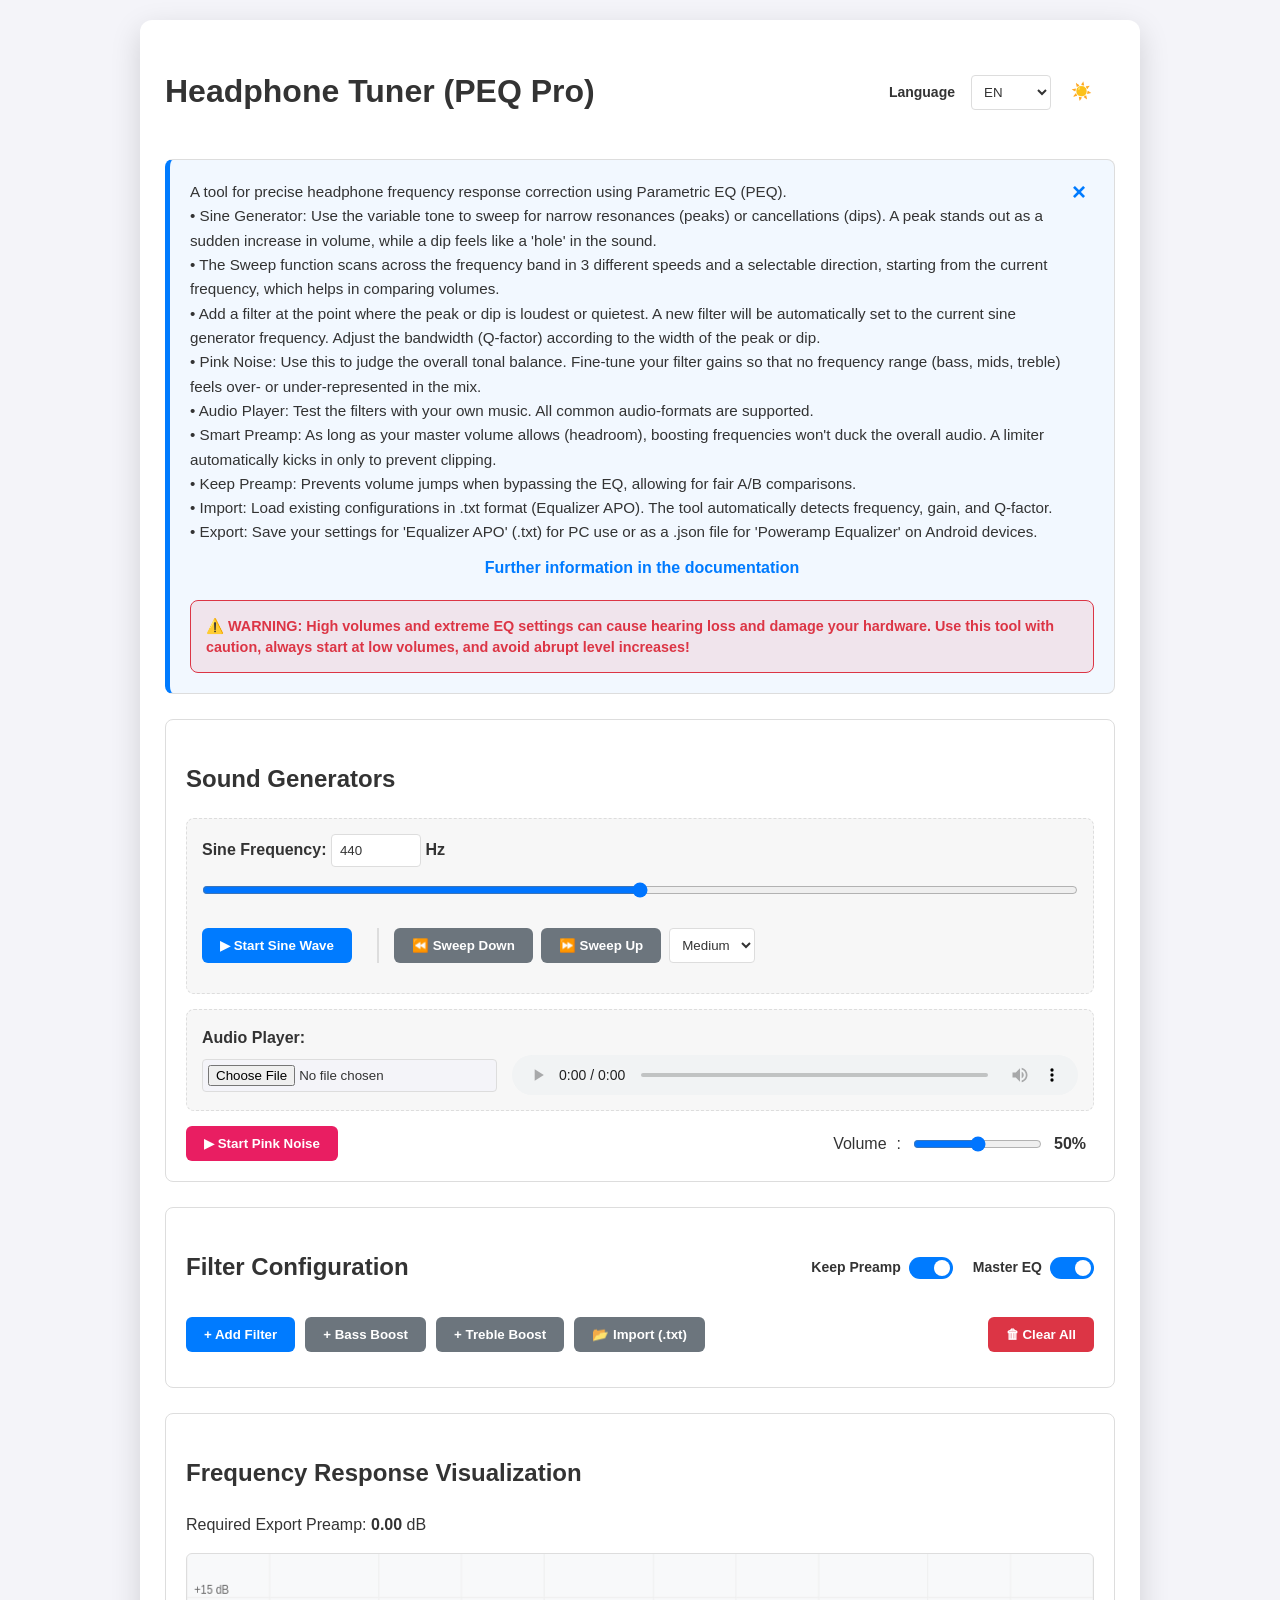
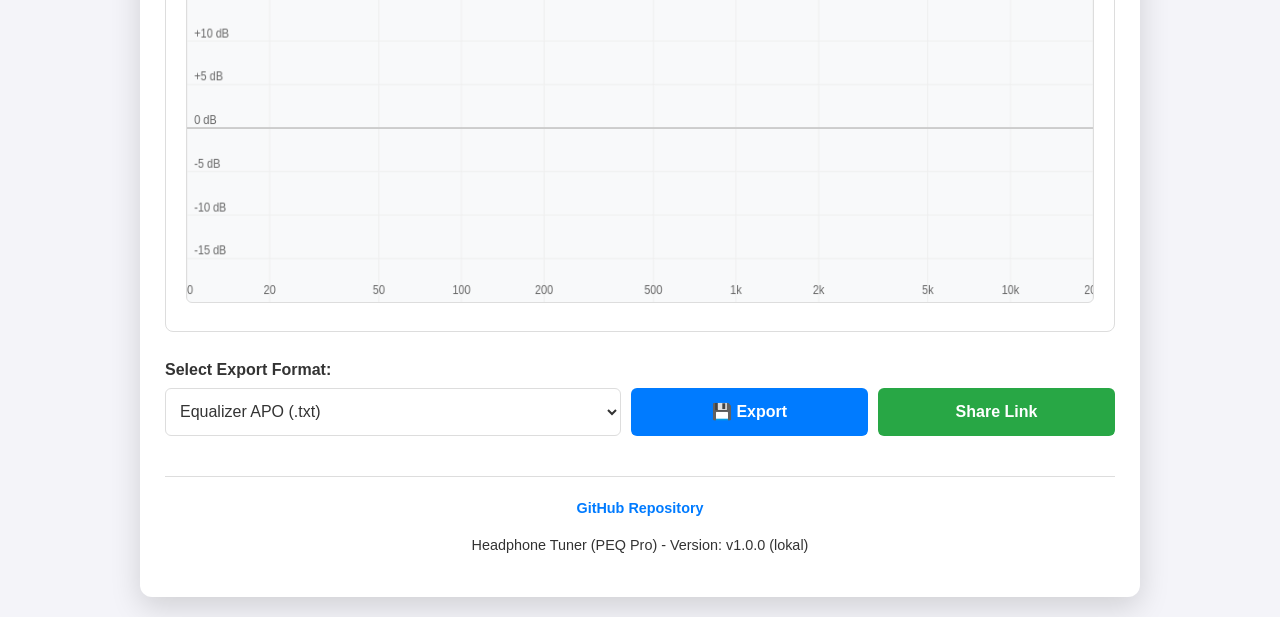
<file: index.html>
<!DOCTYPE html>
<html lang="de">

<head>
    <meta charset="UTF-8">
    <meta name="viewport" content="width=device-width, initial-scale=1.0">
    <title>Parametric EQ Headphone Tuner (PEQ Pro)</title>
    <link rel="stylesheet" href="style/style.css">
    <script src="javascript/lang.js" defer></script>
    <script src="javascript/main.js" defer></script>
    <script src="javascript/export.js" defer></script>
    <script src="javascript/version.js" defer></script>
</head>

<body>

    <div class="container">
        <div class="top-bar">
            <h1 data-t="title">Headphone Tuner (PEQ)</h1>
            <div class="settings-group">
                <div class="toggle-item">
                    <span data-t="lang_label">Sprache</span>
                    <label for="langSelect"></label><select id="langSelect" style="width: 80px;" onchange="changeLang(this.value)">
                        <option value="de">DE</option>
                        <option value="en">EN</option>
                    </select>
                </div>
                <div class="toggle-item">
                    <label class="switch" style="display: flex; align-items: center; gap: 10px; cursor: pointer;">
                        <span id="themeIcon" class="mode-icon">☀️</span>
                        <input type="checkbox" id="darkModeToggle" onchange="toggleTheme()" style="display:none;">
                        <span class="slider" style="display:none;"></span> </label>
                </div>
            </div>
        </div>

        <button id="showInfoBtn" onclick="toggleInfoSection()"
            style="display: none; margin-bottom: 20px; background-color: var(--accent-color); border-radius: 50%; width: 30px; height: 30px; padding: 0; line-height: 30px; text-align: center;">
            i
        </button>

        <div id="infoSection" class="section"
            style="background-color: rgba(0,123,255,0.05); border-left: 5px solid var(--accent-color); position: relative;">
            <button onclick="toggleInfoSection()"
                style="position: absolute; top: 10px; right: 10px; background: none; border: none; color: var(--accent-color); cursor: pointer; font-size: 1.5em; line-height: 1;"
                title="Info umschalten">
                &times;
            </button>

            <p id="descText" style="margin: 0; padding-right: 25px; font-size: 0.95em; white-space: pre-line;"></p>

            <p style="text-align: center; margin-top: 10px;">
                <a href="./docs.html" target="_blank" id="documentationLink" data-t="documentation">Zur
                    Dokumentation</a>
            </p>

            <div id="warningBox" class="warning-box">
                <div style="flex-grow: 1;">
                    <span data-t="warning_text"></span>
                </div>
            </div>
        </div>

        <div class="section">
            <h2 data-t="sec_gen">Sound Generatoren</h2>

            <div class="generator-box">
                <div style="margin-bottom: 15px;">
                    <label style="font-weight: bold;"><span data-t="sine_freq">Sinus-Frequenz</span>:
                        <input type="number" id="sineFreqInput" value="440" min="10" max="20000" step="5"
                            style="width: 90px; display:inline;"> Hz
                    </label>
                    <input type="range" id="sineFreqSlider" class="full-width-slider" min="0" max="100" step="0.1"
                        value="50">
                </div>

                <div class="controls-row" style="margin-bottom: 15px;">
                    <button id="btnSine" onclick="toggleSine()" data-t="btn_start_sine">▶ Sinuswelle starten</button>

                    <div
                        style="display: flex; gap: 8px; align-items: center; margin-left: 15px; padding-left: 15px; border-left: 2px solid var(--border-color);">
                        <button id="btnSweepDown" class="secondary" onclick="toggleSweep(-1)" data-t="btn_sweep_down">⏪
                            Sweep Down</button>
                        <button id="btnSweepUp" class="secondary" onclick="toggleSweep(1)" data-t="btn_sweep_up">⏩ Sweep
                            Up</button>
                        <select id="sweepSpeed" style="width: auto; padding: 8px;">
                            <option value="1.001" data-t="opt_slow">Langsam</option>
                            <option value="1.003" data-t="opt_med" selected>Mittel</option>
                            <option value="1.01" data-t="opt_fast">Schnell</option>
                        </select>
                    </div>
                </div>
            </div>

            <div class="generator-box">
                <label style="font-weight: bold; display: block; margin-bottom: 5px;"><span>Audio Player:</span></label>
                <div style="display: flex; gap: 15px; align-items: center; flex-wrap: wrap;">
                    <input type="file" id="audioFileInput" accept="audio/*" style="flex: 1; min-width: 200px;">
                    <audio id="audioPlayer" controls
                        style="flex: 2; min-width: 250px; height: 40px; outline: none;"></audio>
                </div>
            </div>

            <div class="controls-row">
                <button id="btnNoise" class="pink" onclick="toggleNoise()" data-t="btn_start_noise"
                    >▶ Pink Noise starten</button>
                <label style="display: flex; align-items: center; gap: 10px; margin-left: auto;">
                    <span>Volume</span>:
                    <input type="range" id="masterVol" min="0" max="1" step="0.01" value="0.5">
                    <span id="volLabel" style="min-width: 40px; font-weight: bold;">50%</span>
                </label>
            </div>
        </div>

        <div class="section">
            <div class="top-bar" style="margin-bottom: 10px;">
                <h2 data-t="sec_filters">Filter-Konfiguration</h2>
                <div class="settings-group">
                    <div class="toggle-item">
                        <span data-t="lock_preamp">Preamp halten</span>
                        <label class="switch">
                            <input type="checkbox" id="preampLockToggle" onchange="updateRouting()" checked>
                            <span class="slider"></span>
                        </label>
                    </div>
                    <div class="toggle-item">
                        <span data-t="master_eq">Master EQ</span>
                        <label class="switch">
                            <input type="checkbox" id="eqToggle" checked onchange="toggleMasterEQ()">
                            <span class="slider"></span>
                        </label>
                    </div>
                </div>
            </div>

            <div class="action-bar">
                <div style="display: flex; gap: 10px; flex-wrap: wrap;">
                    <button onclick="addFilterAtSineFreq()" data-t="btn_add_filter">+ Filter hinzufügen</button>
                    <button class="secondary" onclick="addBassBoost()" data-t="btn_bass">+ Bass Boost</button>
                    <button class="secondary" onclick="addTrebleBoost()" data-t="btn_treble">+ Höhen Boost</button>
                    <button class="secondary" onclick="document.getElementById('fileInput').click()"
                        data-t="btn_import">📂 Import (.txt)</button>
                    <input type="file" id="fileInput" style="display: none;" accept=".txt" onchange="importAPO(event)">
                </div>
                <button class="danger" onclick="resetAllFilters()" data-t="btn_reset">🗑 Alle löschen</button>
            </div>

            <div id="filtersContainer"></div>
        </div>

        <div class="section">
            <h2 data-t="sec_vis">Frequenzgang-Visualisierung</h2>
            <p class="info-text"><span data-t="preamp_label">Benötigter Export-Preamp</span>: <strong
                    id="preampDisplay">0.00</strong> dB</p>
            <canvas id="eqGraph" width="1000" height="350"></canvas>
        </div>

        <div style="margin-top: 15px;">
            <label style="font-weight: bold; margin-bottom: 5px; display: block;" data-t="export_format_label">Export-Format auswählen:</label>
            <div style="display: flex; gap: 10px; flex-wrap: wrap;">
                <select id="exportTypeSelect" onchange="updateExportWarning()" style="flex: 2; min-height: 48px; padding: 10px; border-radius: 6px; border: 1px solid var(--border-color); background: var(--container-bg); color: var(--text-color); font-size: 16px; cursor: pointer;">
                    <option value="apo">Equalizer APO (.txt)</option>
                    <option value="wavelet">Wavelet (.txt)</option>
                    <option value="poweramp">Poweramp (.json)</option>
                    <option value="fractal">Fractal Scape (Text)</option>
                </select>
                <button id="exportButton" onclick="executeExport()" style="flex: 1; min-height: 48px; font-size: 16px; padding: 10px;" data-t="btn_export_action">💾 Exportieren</button>
                <button class="success" onclick="generateShareLink()" style="flex: 1; min-height: 48px; font-size: 16px; padding: 10px;" data-t="btn_share">Link teilen</button>
            </div>
        </div>

        <div id="exportWarningBox" style="display: none; margin-top: 12px; padding: 12px; border-radius: 6px; border: 1px solid var(--warning-color); background-color: rgba(230, 126, 34, 0.15); color: var(--text-color); font-size: 14px; line-height: 1.4;">
        </div>

        <div id="shareBox" class="share-box">
            <label style="font-weight: bold; margin-bottom: 5px; display: block;" data-t="share_link_label">Dein Link:</label>
            <div style="display: flex; gap: 10px;">
                <input type="text" id="shareLinkInput" readonly style="flex: 1; padding: 10px; border-radius: 6px; border: 1px solid var(--border-color); background: var(--container-bg); color: var(--text-color);">
                <button onclick="copyShareLink()" class="success" data-t="btn_copy" style="padding: 10px 20px;">Kopieren</button>
            </div>
        </div>

        <div id="fractalBox" class="share-box">
            <label style="font-weight: bold; margin-bottom: 5px; display: block;" data-t="fractal_string_label">Fractal Scape String:</label>
            <div style="display: flex; gap: 10px;">
                <input type="text" id="fractalStringInput" readonly style="flex: 1; padding: 10px; border-radius: 6px; border: 1px solid var(--border-color); background: var(--container-bg); color: var(--text-color);">
                <button onclick="copyFractalString()" class="success" data-t="btn_copy" style="padding: 10px 20px;">Kopieren</button>
            </div>
        </div>

        <footer>
            <a href="https://github.com/mm21development/headphonetuner" target="_blank" id="githubLink"
                data-t="github_link">GitHub Repository</a>
            <p>Headphone Tuner (PEQ Pro) - Version: <span id="versionTag">Ermittle...</span></p>
        </footer>
    </div>

    <div id="filterModal" class="modal-overlay">
        <div class="modal-content">
            <h3 data-t="modal_title">Filter-Preset gefunden</h3>
            <p data-t="modal_desc">Diese Seite wurde mit voreingestellten Filtern geladen. Möchtest du diese Filter übernehmen und das Audio-System aktivieren?</p>
            <div class="modal-buttons">
                <button id="modalYes" onclick="handleModal(true)" data-t="btn_yes" style="padding: 12px 25px;">Ja, Filter laden</button>
                <button id="modalNo" class="secondary" onclick="handleModal(false)" data-t="btn_no">Nein, verwerfen</button>
            </div>
        </div>
    </div>

    <div id="warningModal" class="modal-overlay">
        <div id="warningModalContent" class="modal-content">
            <h3 data-t="warning_modal_title">Bitte das Gerät drehen</h3>
            <p data-t="warning_modal_desc">Der Bildschirm ist zu schmal, um das Tool zu verwenden. Drehe das Gerät in den horizontalen Modus, wenn möglich.</p>
        </div>
    </div>
</body>

</html>
</file>
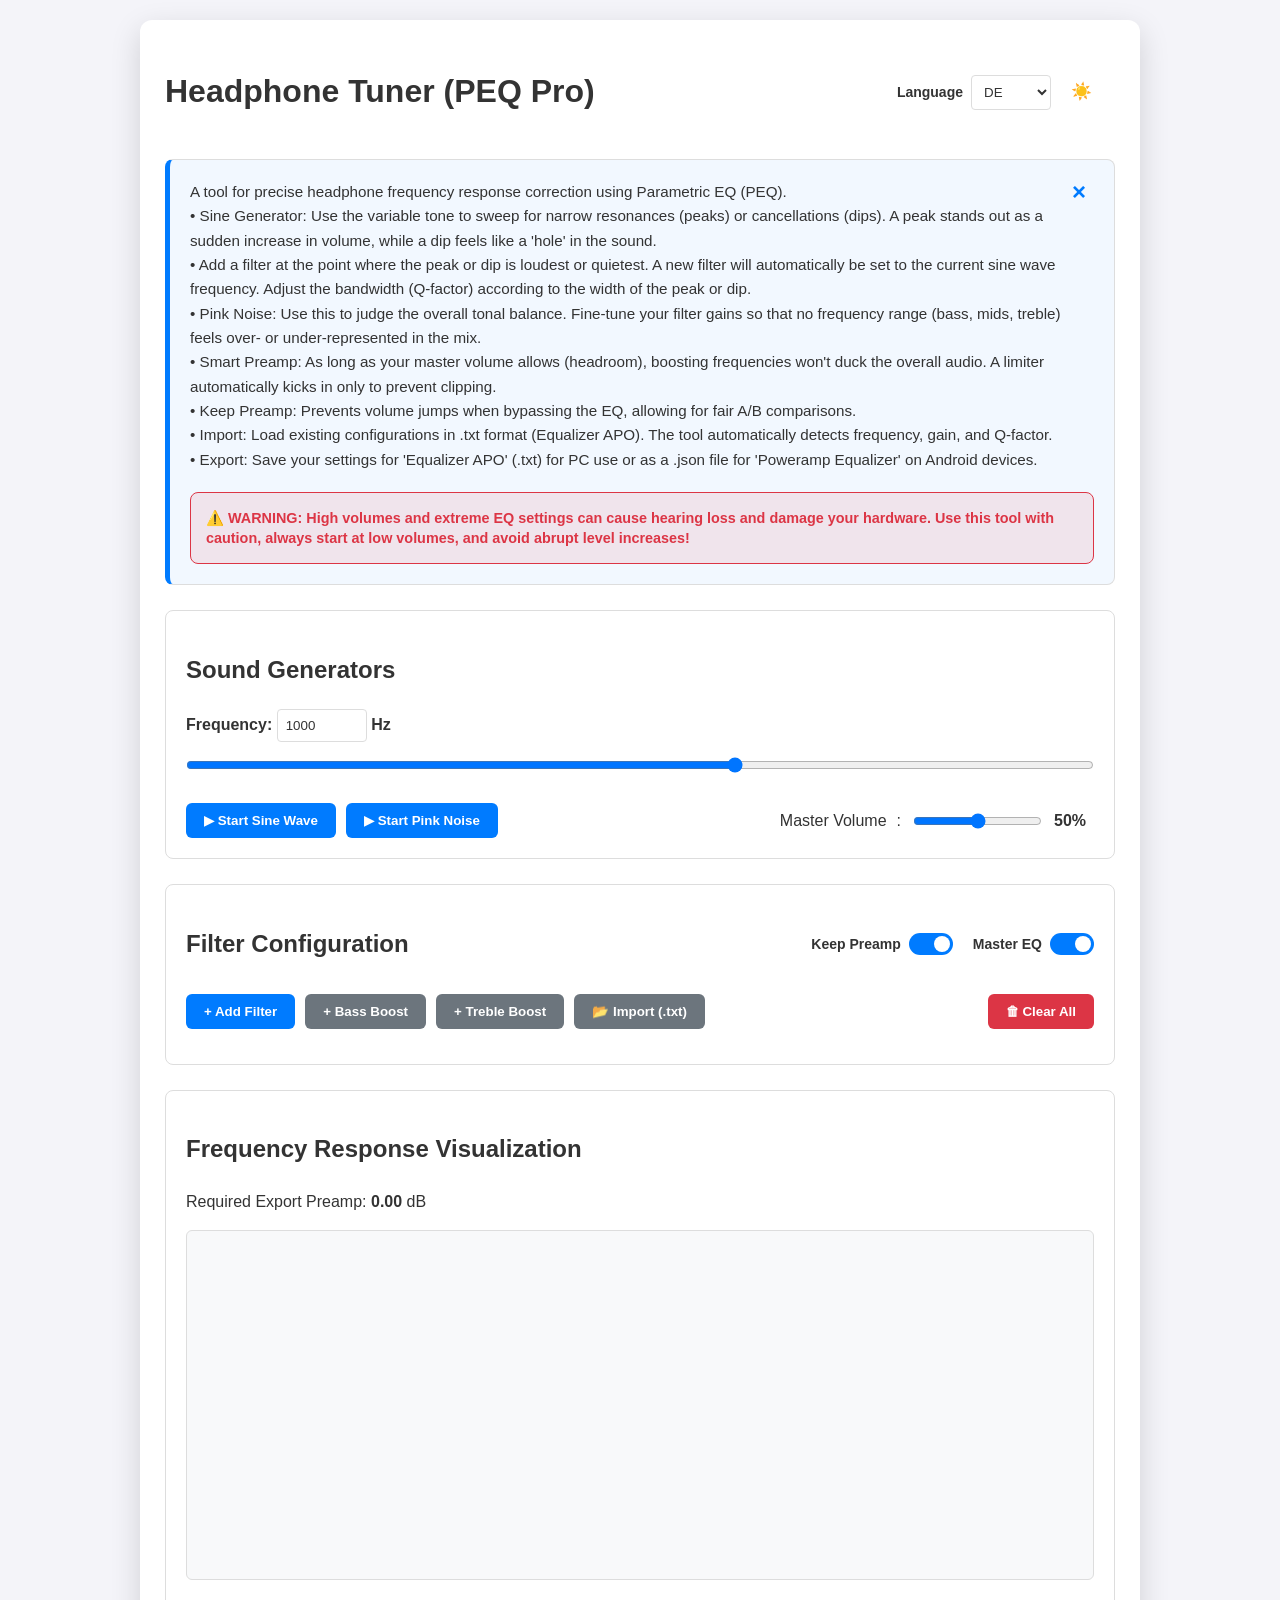
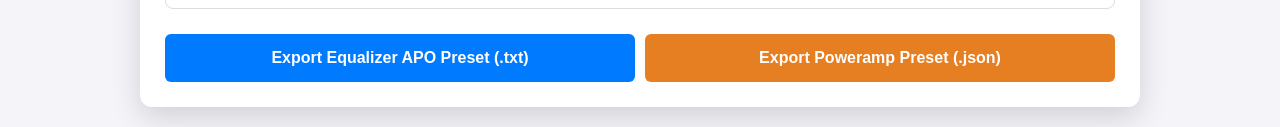
<file: headphone_tuner.html>
<!DOCTYPE html>
<html lang="de">

<head>
    <meta charset="UTF-8">
    <meta name="viewport" content="width=device-width, initial-scale=1.0">
    <title>Parametric EQ Headphone Tuner (PEQ Pro)</title>
    <style>
        :root {
            --bg-color: #f4f4f9;
            --container-bg: #ffffff;
            --text-color: #333333;
            --border-color: #dddddd;
            --accent-color: #007bff;
            --accent-hover: #0056b3;
            --danger-color: #dc3545;
            --danger-hover: #a71d2a;
            --warning-color: #e67e22;
            --warning-hover: #d35400;
            --canvas-bg: #f8f9fa;
        }

        body.dark-mode {
            --bg-color: #121212;
            --container-bg: #1e1e1e;
            --text-color: #e0e0e0;
            --border-color: #444444;
            --accent-color: #339af0;
            --accent-hover: #1c7ed6;
            --canvas-bg: #2a2a2a;
        }

        * {
            box-sizing: border-box;
            transition: background-color 0.2s, color 0.2s;
        }

        body {
            font-family: 'Segoe UI', Tahoma, Geneva, Verdana, sans-serif;
            background-color: var(--bg-color);
            color: var(--text-color);
            margin: 0;
            padding: 20px;
            line-height: 1.6;
        }

        .container {
            max-width: 1000px;
            margin: auto;
            background: var(--container-bg);
            padding: 25px;
            border-radius: 12px;
            box-shadow: 0 10px 30px rgba(0, 0, 0, 0.15);
        }

        .top-bar {
            display: flex;
            justify-content: space-between;
            align-items: center;
            margin-bottom: 20px;
            flex-wrap: wrap;
            gap: 15px;
        }

        .settings-group {
            display: flex;
            gap: 20px;
            align-items: center;
        }

        .toggle-item {
            display: flex;
            align-items: center;
            gap: 8px;
            font-weight: bold;
            font-size: 14px;
        }

        button {
            background-color: var(--accent-color);
            color: white;
            border: none;
            padding: 10px 18px;
            border-radius: 6px;
            cursor: pointer;
            font-weight: 600;
            transition: background-color 0.2s;
        }

        button:hover {
            background-color: var(--accent-hover);
        }

        button.danger {
            background-color: var(--danger-color);
        }

        button.danger:hover {
            background-color: var(--danger-hover);
        }

        button.secondary {
            background-color: #6c757d;
        }

        button.secondary:hover {
            background-color: #5a6268;
        }

        button.warning {
            background-color: var(--warning-color);
            color: white;
        }

        button.warning:hover {
            background-color: var(--warning-hover);
        }

        .section {
            border: 1px solid var(--border-color);
            padding: 20px;
            margin-bottom: 25px;
            border-radius: 8px;
        }

        .full-width-slider {
            width: 100%;
            margin: 15px 0;
            cursor: pointer;
        }

        .controls-row {
            display: flex;
            gap: 10px;
            align-items: center;
            flex-wrap: wrap;
        }

        .filter-row {
            display: grid;
            grid-template-columns: 60px 140px 1fr 1fr 1fr 110px;
            gap: 12px;
            align-items: end;
            background: var(--bg-color);
            padding: 12px;
            border-radius: 6px;
            margin-bottom: 10px;
            border: 1px solid var(--border-color);
        }

        input[type="number"],
        select {
            width: 100%;
            padding: 8px;
            border: 1px solid var(--border-color);
            border-radius: 4px;
            background: var(--container-bg);
            color: var(--text-color);
        }

        input:disabled {
            opacity: 0.5;
            cursor: not-allowed;
            background: #eee;
        }

        canvas {
            width: 100%;
            height: 350px;
            background-color: var(--canvas-bg);
            border-radius: 6px;
            border: 1px solid var(--border-color);
        }

        .switch {
            position: relative;
            display: inline-block;
            width: 44px;
            height: 22px;
        }

        .switch input {
            opacity: 0;
            width: 0;
            height: 0;
        }

        .slider {
            position: absolute;
            cursor: pointer;
            top: 0;
            left: 0;
            right: 0;
            bottom: 0;
            background-color: #ccc;
            transition: .4s;
            border-radius: 34px;
        }

        .slider:before {
            position: absolute;
            content: "";
            height: 16px;
            width: 16px;
            left: 3px;
            bottom: 3px;
            background-color: white;
            transition: .4s;
            border-radius: 50%;
        }

        input:checked+.slider {
            background-color: var(--accent-color);
        }

        input:checked+.slider:before {
            transform: translateX(22px);
        }

        .action-bar {
            display: flex;
            justify-content: space-between;
            margin-bottom: 15px;
            gap: 10px;
            flex-wrap: wrap;
        }

        .mode-icon {
            font-size: 1.2em;
            cursor: pointer;
            user-select: none;
            transition: transform 0.3s ease;
        }

        .dark-mode .mode-icon {
            transform: rotate(360deg);
        }

        .warning-box {
            margin-top: 20px;
            padding: 15px;
            background-color: rgba(220, 53, 69, 0.1);
            border: 1px solid var(--danger-color);
            border-radius: 8px;
            color: var(--danger-color);
            font-weight: bold;
            font-size: 0.9em;
            line-height: 1.4;
            display: flex;
            align-items: center;
            gap: 10px;
        }

        .dark-mode #infoSection button {
            color: var(--accent-color) !important;
        }

        #infoSection button:hover {
            transform: scale(1.2);
            transition: transform 0.2s;
        }

        #showInfoBtn {
            color: white;
            font-weight: bold;
            font-family: serif;
            /* Klassischer Look für ein Info-i */
            cursor: pointer;
            border: none;
            transition: transform 0.2s, background-color 0.2s;
            box-shadow: 0 2px 5px rgba(0, 0, 0, 0.2);
        }

        #showInfoBtn:hover {
            transform: scale(1.1);
            background-color: var(--accent-hover);
        }
    </style>
</head>

<body>

    <div class="container">
        <div class="top-bar">
            <h1 data-t="title">Headphone Tuner (PEQ)</h1>
            <div class="settings-group">
                <div class="toggle-item">
                    <span data-t="lang_label">Sprache</span>
                    <select id="langSelect" style="width: 80px;" onchange="changeLang(this.value)">
                        <option value="de">DE</option>
                        <option value="en">EN</option>
                    </select>
                </div>
                <div class="toggle-item">
                    <label class="switch" style="display: flex; align-items: center; gap: 10px; cursor: pointer;">
                        <span id="themeIcon" class="mode-icon">☀️</span>
                        <input type="checkbox" id="darkModeToggle" onchange="toggleTheme()" style="display:none;">
                        <span class="slider" style="display:none;"></span> </label>
                </div>
            </div>
        </div>

        <button id="showInfoBtn" onclick="toggleInfoSection()"
            style="display: none; margin-bottom: 20px; background-color: var(--accent-color); border-radius: 50%; width: 30px; height: 30px; padding: 0; line-height: 30px; text-align: center;">
            i
        </button>

        <div id="infoSection" class="section"
            style="background-color: rgba(0,123,255,0.05); border-left: 5px solid var(--accent-color); position: relative;">
            <button onclick="toggleInfoSection()"
                style="position: absolute; top: 10px; right: 10px; background: none; border: none; color: var(--accent-color); cursor: pointer; font-size: 1.5em; line-height: 1;"
                title="Info umschalten">
                &times;
            </button>

            <p id="descText" style="margin: 0; padding-right: 25px; font-size: 0.95em; white-space: pre-line;"></p>

            <div id="warningBox" class="warning-box">
                <div style="flex-grow: 1;">
                    <span data-t="warning_text"></span>
                </div>
            </div>
        </div>

        <div class="section">
            <h2 data-t="sec_gen">Sound Generatoren</h2>
            <div style="margin-bottom: 15px;">
                <label style="font-weight: bold;"><span data-t="sine_freq">Frequenz</span>:
                    <input type="number" id="sineFreqInput" value="1000" min="20" max="20000" step="5"
                        style="width: 90px; display:inline;"> Hz
                </label>
                <input type="range" id="sineFreqSlider" class="full-width-slider" min="0" max="100" step="0.1"
                    value="60.6">
            </div>

            <div class="controls-row">
                <button id="btnSine" onclick="toggleSine()" data-t="btn_start_sine">▶ Sinuswelle starten</button>
                <button id="btnNoise" onclick="toggleNoise()" data-t="btn_start_noise">▶ Pink Noise starten</button>
                <label style="display: flex; align-items: center; gap: 10px; margin-left: auto;">
                    <span data-t="volume_label">Gesamtlautstärke</span>:
                    <input type="range" id="masterVol" min="0" max="1" step="0.01" value="0.5">
                    <span id="volLabel" style="min-width: 40px; font-weight: bold;">50%</span>
                </label>
            </div>
        </div>

        <div class="section">
            <div class="top-bar" style="margin-bottom: 10px;">
                <h2 data-t="sec_filters">Filter-Konfiguration</h2>
                <div class="settings-group">
                    <div class="toggle-item">
                        <span data-t="lock_preamp">Preamp halten</span>
                        <label class="switch">
                            <input type="checkbox" id="preampLockToggle" onchange="updateRouting()" checked>
                            <span class="slider"></span>
                        </label>
                    </div>
                    <div class="toggle-item">
                        <span data-t="master_eq">Master EQ</span>
                        <label class="switch">
                            <input type="checkbox" id="eqToggle" checked onchange="toggleMasterEQ()">
                            <span class="slider"></span>
                        </label>
                    </div>
                </div>
            </div>

            <div class="action-bar">
                <div style="display: flex; gap: 10px; flex-wrap: wrap;">
                    <button onclick="addFilter()" data-t="btn_add_filter">+ Filter hinzufügen</button>
                    <button class="secondary" onclick="addBassBoost()" data-t="btn_bass">+ Bass Boost</button>
                    <button class="secondary" onclick="addTrebleBoost()" data-t="btn_treble">+ Höhen Boost</button>
                    <button class="secondary" onclick="document.getElementById('fileInput').click()"
                        data-t="btn_import">📂 Import (.txt)</button>
                    <input type="file" id="fileInput" style="display: none;" accept=".txt" onchange="importAPO(event)">
                </div>
                <button class="danger" onclick="resetAllFilters()" data-t="btn_reset">🗑 Alle löschen</button>
            </div>

            <div id="filtersContainer"></div>
        </div>

        <div class="section">
            <h2 data-t="sec_vis">Frequenzgang-Visualisierung</h2>
            <p class="info-text"><span data-t="preamp_label">Benötigter Export-Preamp</span>: <strong
                    id="preampDisplay">0.00</strong> dB</p>
            <canvas id="eqGraph" width="1000" height="350"></canvas>
        </div>

        <div style="display: flex; gap: 10px; flex-wrap: wrap; margin-top: 15px;">
            <button onclick="exportAPO()" style="flex: 1; font-size: 16px; padding: 15px;" data-t="btn_export">Equalizer
                APO Preset exportieren</button>
            <button class="warning" onclick="exportPoweramp()" style="flex: 1; font-size: 16px; padding: 15px;"
                data-t="btn_export_pa">Poweramp Preset (.json) exportieren</button>
        </div>
    </div>

    <script>
        const i18n = {
            de: {
                title: "Kopfhörer Tuner (PEQ Pro)",
                lang_label: "Sprache",
                instructions: "Dieses Werkzeug dient zur präzisen Korrektur von Kopfhörer-Frequenzgängen mittels parametrischer Equalizer (PEQ).\n" +
                    "• Sinus-Generator: Nutze den variablen Ton, um schmalbandige Resonanzen (Peaks) oder Auslöschungen (Dips) aufzuspüren. Ein Peak sticht durch plötzliche Lautstärkezunahme hervor, ein Dip durch ein deutliches 'Loch'.\n" +
                    "• Füge an der Stelle der maximalen Ausprägung einen Filter hinzu, um diese auszugleichen. Ein neuer Filter wird automatisch an der aktuellen Stelle des Sinus-Generators gesetzt. Passe die Breite (Q-Faktor) entsprechend der Ausprägung an.\n" +
                    "• Pink Noise: Verwende das Rauschen, um die tonale Gesamtbalance zu beurteilen. Ziel ist es, die Filter-Pegel so feinjustieren, dass kein Frequenzbereich (Bass, Mitten, Höhen) in der Gesamtheit über- oder unterrepräsentiert wirkt.\n" +
                    "• Smart Preamp: Solange deine Gesamtlautstärke es zulässt (Headroom), wird der Pegel beim Boosten nicht leiser (kein Ducking). Erst wenn Clipping droht, greift der Limiter automatisch ein.\n" +
                    "• 'Preamp halten': Verhindert Lautstärkesprünge beim Ausschalten des Master EQ (Bypass) für faire A/B-Vergleiche.\n" +
                    "• Import: Lade bestehende Konfigurationen im .txt-Format (Equalizer APO). Das Tool erkennt Frequenz, Gain und Q-Faktor automatisch.\n" +
                    "• Export: Speichere deine Einstellungen für 'Equalizer APO' (.txt) zur Nutzung am PC oder als .json-Datei für 'Poweramp Equalizer' auf Android-Geräten.",
                sec_gen: "Sound Generatoren",
                sine_freq: "Frequenz",
                btn_start_sine: "▶ Sinuswelle starten",
                btn_stop_sine: "⏸ Sinuswelle stoppen",
                volume_label: "Gesamtlautstärke",
                btn_start_noise: "▶ Pink Noise starten",
                btn_stop_noise: "⏸ Pink Noise stoppen",
                sec_filters: "Filter-Konfiguration",
                lock_preamp: "Preamp halten",
                master_eq: "Master EQ",
                btn_add_filter: "+ Filter hinzufügen",
                btn_bass: "+ Bass Boost",
                btn_treble: "+ Höhen Boost",
                btn_import: "📂 Import (.txt)",
                btn_reset: "🗑 Alle löschen",
                reset_confirm: "Möchtest du wirklich alle Filter löschen?",
                sec_vis: "Frequenzgang-Visualisierung",
                preamp_label: "Benötigter Export-Preamp",
                btn_export: "Equalizer APO Preset exportieren (.txt)",
                btn_export_pa: "Poweramp Preset exportieren (.json)",
                f_active: "Aktiv",
                f_type: "Typ",
                f_freq: "Frequenz (Hz)",
                f_gain: "Gain (dB)",
                f_q: "Q-Faktor",
                f_remove: "Löschen",
                type_pk: "Peak",
                type_ls: "Low Shelf",
                type_hs: "High Shelf",
                prompt_name: "Dateiname für Export (ohne Endung):",
                default_name: "eq_preset",
                warning_text: "⚠️ ACHTUNG: Hohe Lautstärken und extreme EQ-Einstellungen können Gehörschäden verursachen und deine Hardware beschädigen. Verwende dieses Tool mit Vorsicht, beginne immer bei niedriger Lautstärke und vermeide abruptes Erhöhen der Pegel!",
            },
            en: {
                title: "Headphone Tuner (PEQ Pro)",
                lang_label: "Language",
                instructions: "A tool for precise headphone frequency response correction using Parametric EQ (PEQ).\n" +
                    "• Sine Generator: Use the variable tone to sweep for narrow resonances (peaks) or cancellations (dips). A peak stands out as a sudden increase in volume, while a dip feels like a 'hole' in the sound.\n" +
                    "• Add a filter at the point where the peak or dip is loudest or quietest. A new filter will automatically be set to the current sine wave frequency. Adjust the bandwidth (Q-factor) according to the width of the peak or dip.\n" +
                    "• Pink Noise: Use this to judge the overall tonal balance. Fine-tune your filter gains so that no frequency range (bass, mids, treble) feels over- or under-represented in the mix.\n" +
                    "• Smart Preamp: As long as your master volume allows (headroom), boosting frequencies won't duck the overall audio. A limiter automatically kicks in only to prevent clipping.\n" +
                    "• Keep Preamp: Prevents volume jumps when bypassing the EQ, allowing for fair A/B comparisons.\n" +
                    "• Import: Load existing configurations in .txt format (Equalizer APO). The tool automatically detects frequency, gain, and Q-factor.\n" +
                    "• Export: Save your settings for 'Equalizer APO' (.txt) for PC use or as a .json file for 'Poweramp Equalizer' on Android devices.",
                sec_gen: "Sound Generators",
                sine_freq: "Frequency",
                btn_start_sine: "▶ Start Sine Wave",
                btn_stop_sine: "⏸ Stop Sine Wave",
                volume_label: "Master Volume",
                btn_start_noise: "▶ Start Pink Noise",
                btn_stop_noise: "⏸ Stop Pink Noise",
                sec_filters: "Filter Configuration",
                lock_preamp: "Keep Preamp",
                master_eq: "Master EQ",
                btn_add_filter: "+ Add Filter",
                btn_bass: "+ Bass Boost",
                btn_treble: "+ Treble Boost",
                btn_import: "📂 Import (.txt)",
                btn_reset: "🗑 Clear All",
                reset_confirm: "Are you sure you want to delete all filters?",
                sec_vis: "Frequency Response Visualization",
                preamp_label: "Required Export Preamp",
                btn_export: "Export Equalizer APO Preset (.txt)",
                btn_export_pa: "Export Poweramp Preset (.json)",
                f_active: "Active",
                f_type: "Type",
                f_freq: "Freq (Hz)",
                f_gain: "Gain (dB)",
                f_q: "Q-Factor",
                f_remove: "Remove",
                type_pk: "Peak",
                type_ls: "Low Shelf",
                type_hs: "High Shelf",
                prompt_name: "Filename for export (without extension):",
                default_name: "eq_preset",
                warning_text: "⚠️ WARNING: High volumes and extreme EQ settings can cause hearing loss and damage your hardware. Use this tool with caution, always start at low volumes, and avoid abrupt level increases!",
            }
        };

        const browserLang = navigator.language || navigator.userLanguage;
        let currentLang = browserLang.startsWith('de') ? 'de' : 'en';

        let audioCtx = null, preampNode = null, sineOsc = null, sineGain = null, noiseSource = null, noiseGain = null, limiterNode = null;
        let isSinePlaying = false, isNoisePlaying = false, eqEnabled = true;
        let exportPreampDb = 0, currentMaxG = 0;
        let filterIdCounter = 0;
        const filters = [];

        function changeLang(lang) {
            currentLang = lang;
            document.querySelectorAll('[data-t]').forEach(el => {
                const key = el.getAttribute('data-t');
                if (i18n[lang][key]) el.innerText = i18n[lang][key];
            });
            document.getElementById('descText').innerText = i18n[lang].instructions;
            document.getElementById('btnSine').innerText = isSinePlaying ? i18n[lang].btn_stop_sine : i18n[lang].btn_start_sine;
            document.getElementById('btnNoise').innerText = isNoisePlaying ? i18n[lang].btn_stop_noise : i18n[lang].btn_start_noise;
            renderFilters();
        }

        function initAudio() {
            if (audioCtx) return;
            audioCtx = new (window.AudioContext || window.webkitAudioContext)();
            preampNode = audioCtx.createGain();

            // Limiter für Sicherheit auf 0 dBFS
            limiterNode = audioCtx.createDynamicsCompressor();
            limiterNode.threshold.value = -0.1;
            limiterNode.knee.value = 0.0;
            limiterNode.ratio.value = 20.0;
            limiterNode.attack.value = 0.001;
            limiterNode.release.value = 0.1;
            limiterNode.connect(audioCtx.destination);

            sineOsc = audioCtx.createOscillator();
            sineGain = audioCtx.createGain();
            sineGain.gain.value = 0;
            sineOsc.connect(sineGain);
            sineOsc.start();

            const bufferSize = audioCtx.sampleRate * 2;
            const noiseBuffer = audioCtx.createBuffer(1, bufferSize, audioCtx.sampleRate);
            const output = noiseBuffer.getChannelData(0);
            let b0 = 0, b1 = 0, b2 = 0, b3 = 0, b4 = 0, b5 = 0, b6 = 0;
            for (let i = 0; i < bufferSize; i++) {
                let white = Math.random() * 2 - 1;
                b0 = 0.99886 * b0 + white * 0.0555179; b1 = 0.99332 * b1 + white * 0.0750759;
                b2 = 0.96900 * b2 + white * 0.1538520; b3 = 0.86650 * b3 + white * 0.3104856;
                b4 = 0.55000 * b4 + white * 0.5329522; b5 = -0.7616 * b5 - white * 0.0168980;
                output[i] = (b0 + b1 + b2 + b3 + b4 + b5 + b6 + white * 0.5362) * 0.12;
                b6 = white * 0.115926;
            }
            noiseSource = audioCtx.createBufferSource();
            noiseSource.buffer = noiseBuffer;
            noiseSource.loop = true;
            noiseGain = audioCtx.createGain();
            noiseGain.gain.value = 0;
            noiseSource.connect(noiseGain);
            noiseSource.start();

            sineGain.connect(preampNode);
            noiseGain.connect(preampNode);
            updateRouting();
        }

        class PEQFilter {
            constructor(type = 'peaking', freq = 1000, gain = 0, q = 3.0, active = true) {
                this.id = filterIdCounter++;
                this.active = active;
                this.type = type;
                this.freq = freq;
                this.gain = gain;
                this.q = q;
                this.node = null;
                if (audioCtx) this.initNode();
            }
            initNode() {
                this.node = audioCtx.createBiquadFilter();
                this.apply();
            }
            apply() {
                if (!this.node) return;
                this.node.type = this.type;
                const t = audioCtx.currentTime;
                this.node.frequency.setTargetAtTime(this.freq, t, 0.01);
                this.node.gain.setTargetAtTime(this.gain, t, 0.01);
                this.node.Q.setTargetAtTime(this.q, t, 0.01);
            }
        }

        function addFilter() {
            initAudio();
            const currentFreq = parseFloat(document.getElementById('sineFreqInput').value) || 1000;
            filters.push(new PEQFilter('peaking', currentFreq, 0, 3.0));
            renderFilters();
            updateRouting();
            setTimeout(updateGraph, 50);
        }

        function addBassBoost() {
            initAudio();
            filters.push(new PEQFilter('lowshelf', 105, 3.0, 0.71));
            renderFilters();
            updateRouting();
            setTimeout(updateGraph, 50);
        }

        function addTrebleBoost() {
            initAudio();
            filters.push(new PEQFilter('highshelf', 3000, 2.0, 0.71));
            renderFilters();
            updateRouting();
            setTimeout(updateGraph, 50);
        }

        function resetAllFilters() {
            if (filters.length === 0) return;
            if (confirm(i18n[currentLang].reset_confirm)) {
                filters.forEach(f => { if (f.node) f.node.disconnect(); });
                filters.length = 0;
                renderFilters();
                updateRouting();
                setTimeout(updateGraph, 50);
            }
        }

        function importAPO(event) {
            const file = event.target.files[0];
            if (!file) return;
            initAudio();

            const reader = new FileReader();
            reader.onload = function (e) {
                const lines = e.target.result.split('\n');
                const newFilters = [];
                const filterRegex = /Filter(?:\s*\d+)?:\s*(ON|OFF)\s*(PK|LSC|HSC)\s*Fc\s*([\d.]+)\s*Hz\s*Gain\s*([\d.-]+)\s*dB\s*Q\s*([\d.]+)/i;
                lines.forEach(line => {
                    const match = line.match(filterRegex);
                    if (match) {
                        const active = match[1].toUpperCase() === 'ON';
                        const typeMap = { 'PK': 'peaking', 'LSC': 'lowshelf', 'HSC': 'highshelf' };
                        newFilters.push(new PEQFilter(typeMap[match[2].toUpperCase()] || 'peaking', parseFloat(match[3]), parseFloat(match[4]), parseFloat(match[5]), active));
                    }
                });

                if (newFilters.length > 0) {
                    filters.forEach(f => { if (f.node) f.node.disconnect(); });
                    filters.length = 0;
                    filters.push(...newFilters);
                    renderFilters();
                    setTimeout(() => {
                        updateRouting();
                        updateGraph();
                    }, 50);
                }
                event.target.value = '';
            };
            reader.readAsText(file);
        }

        function updateF(id, field, val) {
            const f = filters.find(x => x.id === id);
            if (!f) return;
            if (field === 'active') { f.active = val; updateRouting(); return; }
            if (field === 'type') {
                f.type = val;
                f.q = (val === 'peaking') ? 3.0 : 0.7;
                renderFilters();
            }
            if (field === 'freq') f.freq = Math.max(20, Math.min(20000, parseFloat(val) || 20));
            if (field === 'gain') f.gain = parseFloat(val) || 0;
            if (field === 'q') f.q = Math.max(0, Math.min(20, parseFloat(val) || 0));

            f.apply();
            updateGraph();
            setTimeout(updateGraph, 50);
        }

        function removeF(id) {
            const idx = filters.findIndex(x => x.id === id);
            if (idx > -1) {
                if (filters[idx].node) filters[idx].node.disconnect();
                filters.splice(idx, 1);
                renderFilters();
                updateRouting();
            }
        }

        function updateRouting() {
            if (!audioCtx) return;
            preampNode.disconnect();
            filters.forEach(f => { if (f.node) f.node.disconnect(); });

            let last = preampNode;
            if (eqEnabled) {
                filters.filter(f => f.active && f.node).forEach(f => {
                    last.connect(f.node);
                    last = f.node;
                });
            }
            // Ausgabe an den Limiter statt direkt in Destination
            last.connect(limiterNode);

            updateGraph();
        }

        function updateAudioPreamp() {
            if (!audioCtx) return;
            const lockPreamp = document.getElementById('preampLockToggle').checked;
            const vol = parseFloat(document.getElementById('masterVol').value);

            // Smart Headroom: Wir nutzen den physischen Spielraum der Master-Lautstärke
            let peakLinear = Math.pow(10, currentMaxG / 20);
            let targetGain = 1.0;

            // Wenn Master-Volume + EQ-Peak über 1.0 (Clipping) gehen würde, greift der Preamp ein
            let expectedPeak = vol * peakLinear;
            if (expectedPeak > 1.0) {
                targetGain = 1.0 / expectedPeak;
            }

            // Bei Bypass (EQ aus)
            if (!eqEnabled && !lockPreamp) {
                targetGain = 1.0;
            }

            preampNode.gain.setTargetAtTime(targetGain, audioCtx.currentTime, 0.02);
        }

        function updateGraph() {
            const canvas = document.getElementById('eqGraph');
            const ctx = canvas.getContext('2d');
            const w = canvas.width, h = canvas.height;
            ctx.clearRect(0, 0, w, h);
            const midY = h / 2;

            const isDark = document.body.classList.contains('dark-mode');
            const gridColor = isDark ? '#444' : '#eee';
            const textColor = isDark ? '#ccc' : '#666';

            ctx.font = '12px "Segoe UI", sans-serif';

            // 1. Grid & Achsen zeichnen (Hz)
            ctx.textAlign = 'center';
            const hzLabels = [20, 50, 100, 200, 500, 1000, 2000, 5000, 10000, 20000];
            hzLabels.forEach(hz => {
                const x = w * (Math.log(hz / 10) / Math.log(20000 / 10));
                ctx.beginPath();
                ctx.strokeStyle = gridColor;
                ctx.moveTo(x, 0);
                ctx.lineTo(x, h);
                ctx.stroke();

                ctx.fillStyle = textColor;
                ctx.fillText(hz >= 1000 ? (hz / 1000) + 'k' : hz, x, h - 8);
            });

            // 2. Grid & Achsen zeichnen (dB)
            ctx.textAlign = 'left';
            const dbLabels = [-15, -10, -5, 0, 5, 10, 15];
            dbLabels.forEach(db => {
                const y = midY - (db * (h / 40));
                ctx.beginPath();
                ctx.strokeStyle = db === 0 ? (isDark ? '#666' : '#ccc') : gridColor;
                ctx.lineWidth = db === 0 ? 2 : 1;
                ctx.moveTo(0, y);
                ctx.lineTo(w, y);
                ctx.stroke();

                ctx.fillStyle = textColor;
                ctx.fillText((db > 0 ? '+' : '') + db + ' dB', 8, y - 4);
            });

            if (!audioCtx) return;

            const freqs = new Float32Array(w);
            for (let i = 0; i < w; i++) freqs[i] = 10 * Math.pow(20000 / 10, i / w);

            const totalMag = new Float32Array(w).fill(1.0);
            filters.filter(f => f.active && f.node).forEach(f => {
                const mag = new Float32Array(w), phase = new Float32Array(w);
                f.node.getFrequencyResponse(freqs, mag, phase);
                for (let i = 0; i < w; i++) totalMag[i] *= mag[i];
            });

            let maxG = 0;
            for (let i = 0; i < w; i++) {
                const db = 20 * Math.log10(totalMag[i] || 1e-6);
                if (db > maxG) maxG = db;
            }

            currentMaxG = maxG;
            exportPreampDb = maxG > 0 ? -maxG : 0;
            document.getElementById('preampDisplay').innerText = exportPreampDb.toFixed(2);

            // Wende dynamischen Audio-Preamp in Echtzeit an (Headroom-Logik)
            updateAudioPreamp();

            const lockPreamp = document.getElementById('preampLockToggle').checked;
            const showPreampLine = eqEnabled || lockPreamp;

            // Visualisierung zeichnet immer den berechneten absoluten Export-Status
            ctx.strokeStyle = '#007bff';
            ctx.lineWidth = 2.5;
            ctx.beginPath();
            for (let i = 0; i < w; i++) {
                let db = 20 * Math.log10(totalMag[i] || 1e-6);
                if (!eqEnabled) db = 0;
                const finalDb = db + (showPreampLine ? exportPreampDb : 0);
                const y = midY - (finalDb * (h / 40));
                if (i === 0) ctx.moveTo(i, y); else ctx.lineTo(i, y);
            }
            ctx.stroke();
        }

        function toggleSine() {
            initAudio();
            isSinePlaying = !isSinePlaying;
            const vol = document.getElementById('masterVol').value;
            sineGain.gain.setTargetAtTime(isSinePlaying ? vol : 0, audioCtx.currentTime, 0.05);
            document.getElementById('btnSine').innerText = isSinePlaying ? i18n[currentLang].btn_stop_sine : i18n[currentLang].btn_start_sine;
        }

        function toggleNoise() {
            initAudio();
            isNoisePlaying = !isNoisePlaying;
            const vol = document.getElementById('masterVol').value;
            noiseGain.gain.setTargetAtTime(isNoisePlaying ? vol : 0, audioCtx.currentTime, 0.05);
            document.getElementById('btnNoise').innerText = isNoisePlaying ? i18n[currentLang].btn_stop_noise : i18n[currentLang].btn_start_noise;
        }

        document.getElementById('masterVol').addEventListener('input', e => {
            const v = parseFloat(e.target.value);
            document.getElementById('volLabel').innerText = Math.round(v * 100) + '%';
            if (audioCtx) {
                if (isSinePlaying) sineGain.gain.setTargetAtTime(v, audioCtx.currentTime, 0.05);
                if (isNoisePlaying) noiseGain.gain.setTargetAtTime(v, audioCtx.currentTime, 0.05);
                updateAudioPreamp(); // Preamp neu bewerten, falls sich der Headroom ändert
            }
        });

        const sSlider = document.getElementById('sineFreqSlider');
        const sInput = document.getElementById('sineFreqInput');
        sSlider.addEventListener('input', e => {
            const f = 10 * Math.pow(20000 / 10, e.target.value / 100);
            sInput.value = Math.round(f);
            if (sineOsc) sineOsc.frequency.setTargetAtTime(f, audioCtx.currentTime, 0.05);
        });
        sInput.addEventListener('input', e => {
            const f = Math.max(20, Math.min(20000, parseFloat(e.target.value) || 20));
            sSlider.value = 100 * (Math.log(f / 10) / Math.log(20000 / 10));
            if (sineOsc) sineOsc.frequency.setTargetAtTime(f, audioCtx.currentTime, 0.05);
        });

        document.addEventListener('wheel', function (e) {
            if (document.activeElement.tagName === 'INPUT' && document.activeElement.type === 'number') {
                e.preventDefault();
                const el = document.activeElement;
                const step = parseFloat(el.step) || 1;
                const dir = e.deltaY < 0 ? 1 : -1;
                let val = (parseFloat(el.value) || 0) + (step * dir);
                if (el.hasAttribute('min')) val = Math.max(parseFloat(el.min), val);
                if (el.hasAttribute('max')) val = Math.min(parseFloat(el.max), val);
                const decimals = (step.toString().split('.')[1] || []).length;
                el.value = val.toFixed(decimals);
                el.dispatchEvent(new Event('input'));
            }
        }, { passive: false });

        function renderFilters() {
            const container = document.getElementById('filtersContainer');
            const t = i18n[currentLang];
            container.innerHTML = '';
            filters.forEach(f => {
                const div = document.createElement('div');
                div.className = 'filter-row';
                if (!f.active) div.style.opacity = '0.5';
                const qDisabled = (f.type === 'lowshelf' || f.type === 'highshelf');
                div.innerHTML = `
                <div class="toggle-item" style="flex-direction:column; align-items:start;">
                    <label>${t.f_active}</label>
                    <input type="checkbox" ${f.active ? 'checked' : ''} onchange="updateF(${f.id}, 'active', this.checked)">
                </div>
                <div>
                    <label>${t.f_type}</label>
                    <select onchange="updateF(${f.id}, 'type', this.value)">
                        <option value="peaking" ${f.type === 'peaking' ? 'selected' : ''}>${t.type_pk}</option>
                        <option value="lowshelf" ${f.type === 'lowshelf' ? 'selected' : ''}>${t.type_ls}</option>
                        <option value="highshelf" ${f.type === 'highshelf' ? 'selected' : ''}>${t.type_hs}</option>
                    </select>
                </div>
                <div>
                    <label>${t.f_freq}</label>
                    <input type="number" value="${f.freq}" min="20" max="20000" step="5" oninput="updateF(${f.id}, 'freq', this.value)">
                </div>
                <div>
                    <label>${t.f_gain}</label>
                    <input type="number" value="${f.gain}" step="0.1" oninput="updateF(${f.id}, 'gain', this.value)">
                </div>
                <div>
                    <label>${t.f_q}</label>
                    <input type="number" value="${f.q}" min="0" max="20" step="0.05" ${qDisabled ? 'disabled' : ''} oninput="updateF(${f.id}, 'q', this.value)">
                </div>
                <button class="danger" onclick="removeF(${f.id})">${t.f_remove}</button>
            `;
                container.appendChild(div);
            });
        }

        function toggleMasterEQ() { eqEnabled = document.getElementById('eqToggle').checked; updateRouting(); }

        function exportAPO() {
            const name = prompt(i18n[currentLang].prompt_name, i18n[currentLang].default_name);
            if (name === null) return;

            let txt = `Preamp: ${exportPreampDb.toFixed(2)} dB\n`;
            filters.forEach(f => {
                const typeMap = { peaking: "PK", lowshelf: "LSC", highshelf: "HSC" };
                txt += `${f.active ? '' : '#'}Filter: ON ${typeMap[f.type]} Fc ${f.freq} Hz Gain ${f.gain} dB Q ${f.q}\n`;
            });
            const blob = new Blob([txt], { type: "text/plain" });
            const a = document.createElement("a");
            a.href = URL.createObjectURL(blob);
            a.download = `${name || 'eq_preset'}.txt`;
            a.click();
        }

        function exportPoweramp() {
            const name = prompt(i18n[currentLang].prompt_name, i18n[currentLang].default_name);
            if (name === null) return;

            const paData = [{
                "name": name || "eq_preset",
                "preamp": parseFloat(exportPreampDb.toFixed(2)),
                "parametric": true,
                "bands": [
                    {
                        "type": 0,
                        "channels": 0,
                        "frequency": 90,
                        "q": 0.800000011920929,
                        "gain": 0.0,
                        "color": 0
                    },
                    {
                        "type": 1,
                        "channels": 0,
                        "frequency": 10000,
                        "q": 0.6000000238418579,
                        "gain": 0.0,
                        "color": 0
                    }
                ]
            }];

            filters.filter(f => f.active).forEach(f => {
                let pType = 2;
                if (f.type === 'lowshelf') pType = 0;
                if (f.type === 'highshelf') pType = 1;

                paData[0].bands.push({
                    "type": pType,
                    "channels": 0,
                    "frequency": parseFloat(f.freq),
                    "q": parseFloat(f.q),
                    "gain": parseFloat(f.gain),
                    "color": 0
                });
            });

            const blob = new Blob([JSON.stringify(paData, null, 4)], { type: "application/json" });
            const a = document.createElement("a");
            a.href = URL.createObjectURL(blob);
            a.download = `${name || 'eq_preset'}.json`;
            a.click();
        }

        function toggleTheme() {
            const isDark = document.body.classList.toggle('dark-mode');
            const iconEl = document.getElementById('themeIcon');
            const checkbox = document.getElementById('darkModeToggle');
            iconEl.innerText = isDark ? '🌙' : '☀️';
            if (checkbox) checkbox.checked = isDark;
        }

        function initTheme() {
            const isDarkSystem = window.matchMedia && window.matchMedia('(prefers-color-scheme: dark)').matches;
            if (isDarkSystem) {
                document.body.classList.add('dark-mode');
                document.getElementById('themeIcon').innerText = '🌙';
                document.getElementById('darkModeToggle').checked = true;
            }
        }

        function toggleInfoSection() {
            const infoSec = document.getElementById('infoSection');
            const showBtn = document.getElementById('showInfoBtn');

            if (infoSec.style.display === 'none') {
                // Öffnen
                infoSec.style.display = 'block';
                showBtn.style.display = 'none';
                sessionStorage.setItem('infoClosed', 'false');
            } else {
                // Schließen
                infoSec.style.display = 'none';
                showBtn.style.display = 'inline-block';
                sessionStorage.setItem('infoClosed', 'true');
            }
        }

        // Initialisierung beim Laden der Seite
        window.addEventListener('DOMContentLoaded', () => {
            const isClosed = sessionStorage.getItem('infoClosed') === 'true';
            const infoSec = document.getElementById('infoSection');
            const showBtn = document.getElementById('showInfoBtn');

            if (isClosed) {
                infoSec.style.display = 'none';
                showBtn.style.display = 'inline-block';
            } else {
                infoSec.style.display = 'block';
                showBtn.style.display = 'none';
            }
        });

        initTheme();

        changeLang(currentLang);
    </script>
</body>

</html>
</file>
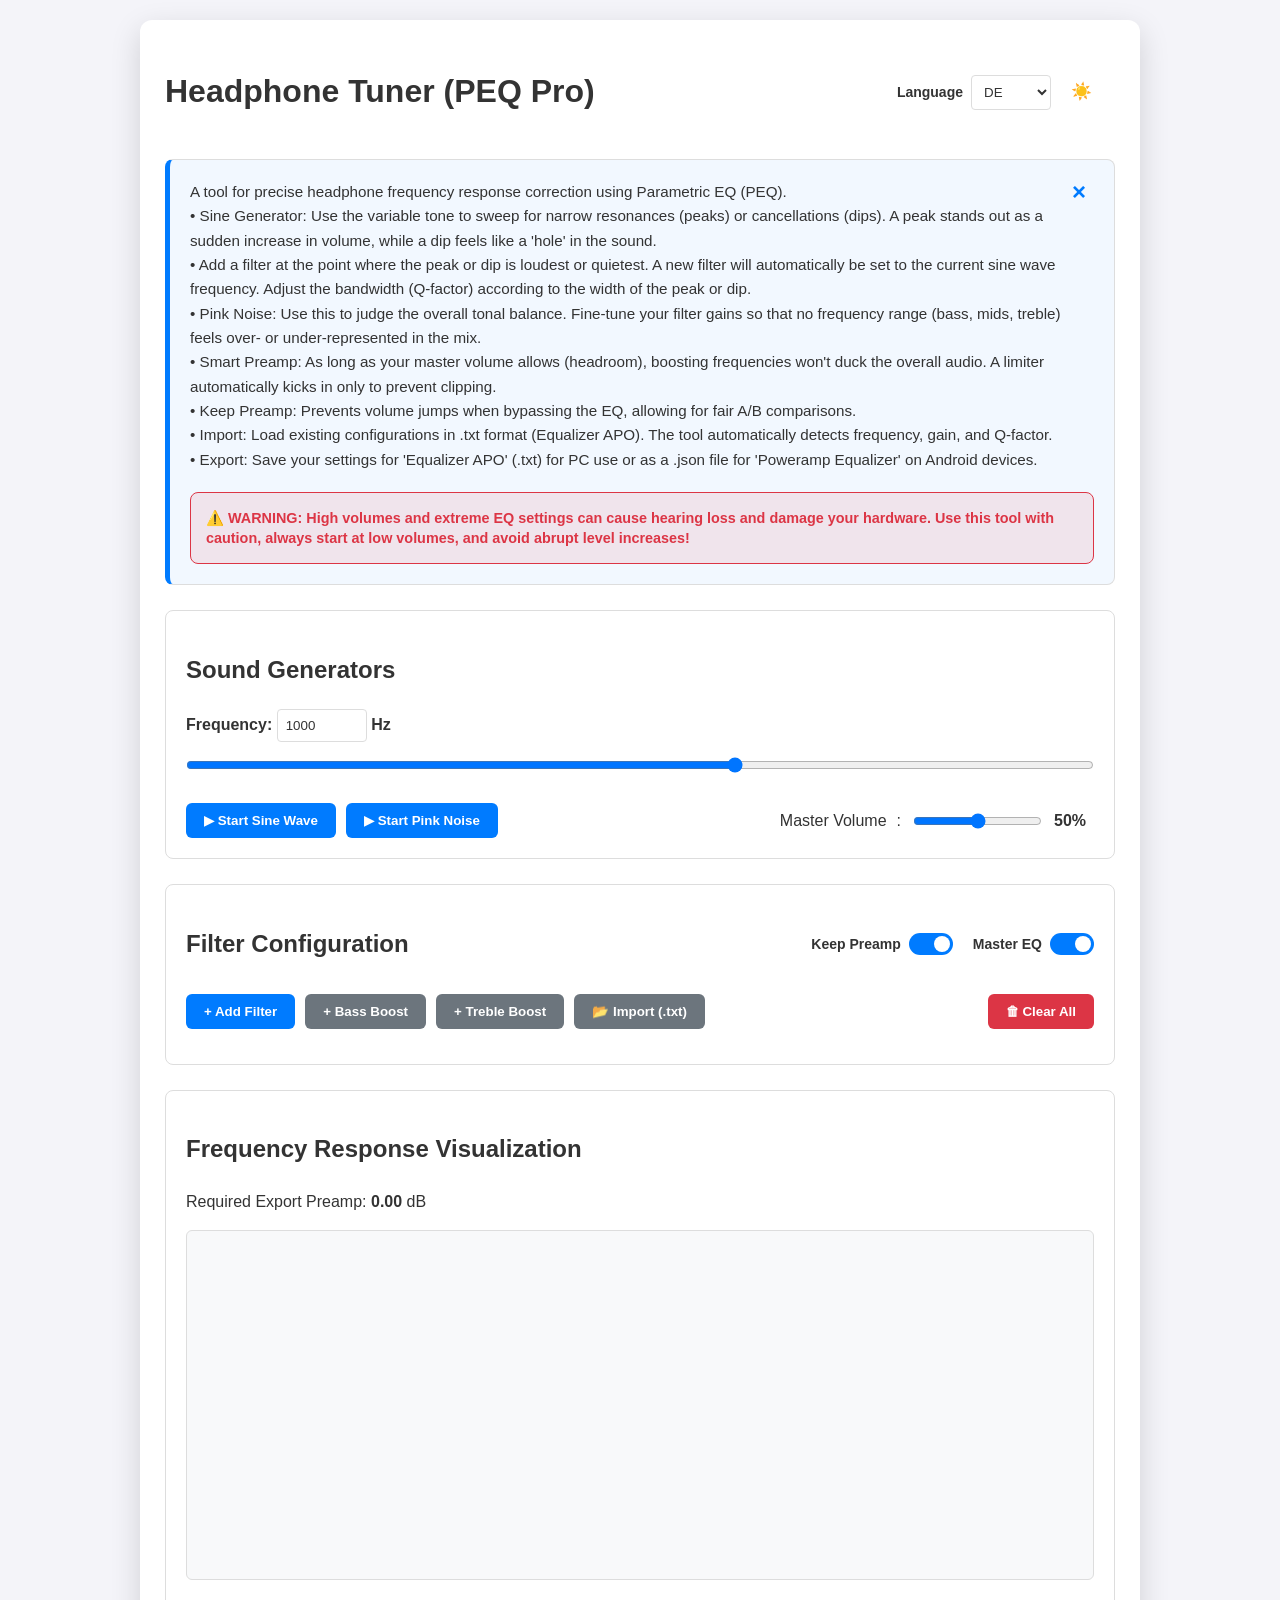
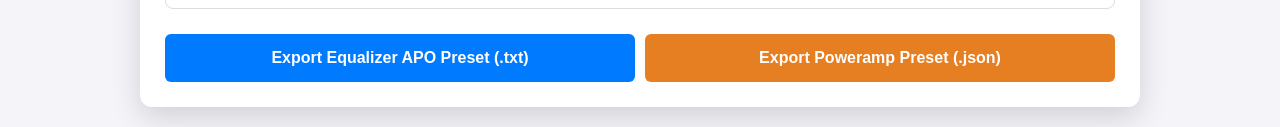
<file: heaphone_tuner.html>
<!DOCTYPE html>
<html lang="de">

<head>
    <meta charset="UTF-8">
    <meta name="viewport" content="width=device-width, initial-scale=1.0">
    <title>Parametric EQ Headphone Tuner (PEQ Pro)</title>
    <style>
        :root {
            --bg-color: #f4f4f9;
            --container-bg: #ffffff;
            --text-color: #333333;
            --border-color: #dddddd;
            --accent-color: #007bff;
            --accent-hover: #0056b3;
            --danger-color: #dc3545;
            --danger-hover: #a71d2a;
            --warning-color: #e67e22;
            --warning-hover: #d35400;
            --canvas-bg: #f8f9fa;
        }

        body.dark-mode {
            --bg-color: #121212;
            --container-bg: #1e1e1e;
            --text-color: #e0e0e0;
            --border-color: #444444;
            --accent-color: #339af0;
            --accent-hover: #1c7ed6;
            --canvas-bg: #2a2a2a;
        }

        * {
            box-sizing: border-box;
            transition: background-color 0.2s, color 0.2s;
        }

        body {
            font-family: 'Segoe UI', Tahoma, Geneva, Verdana, sans-serif;
            background-color: var(--bg-color);
            color: var(--text-color);
            margin: 0;
            padding: 20px;
            line-height: 1.6;
        }

        .container {
            max-width: 1000px;
            margin: auto;
            background: var(--container-bg);
            padding: 25px;
            border-radius: 12px;
            box-shadow: 0 10px 30px rgba(0, 0, 0, 0.15);
        }

        .top-bar {
            display: flex;
            justify-content: space-between;
            align-items: center;
            margin-bottom: 20px;
            flex-wrap: wrap;
            gap: 15px;
        }

        .settings-group {
            display: flex;
            gap: 20px;
            align-items: center;
        }

        .toggle-item {
            display: flex;
            align-items: center;
            gap: 8px;
            font-weight: bold;
            font-size: 14px;
        }

        button {
            background-color: var(--accent-color);
            color: white;
            border: none;
            padding: 10px 18px;
            border-radius: 6px;
            cursor: pointer;
            font-weight: 600;
            transition: background-color 0.2s;
        }

        button:hover {
            background-color: var(--accent-hover);
        }

        button.danger {
            background-color: var(--danger-color);
        }

        button.danger:hover {
            background-color: var(--danger-hover);
        }

        button.secondary {
            background-color: #6c757d;
        }

        button.secondary:hover {
            background-color: #5a6268;
        }

        button.warning {
            background-color: var(--warning-color);
            color: white;
        }

        button.warning:hover {
            background-color: var(--warning-hover);
        }

        .section {
            border: 1px solid var(--border-color);
            padding: 20px;
            margin-bottom: 25px;
            border-radius: 8px;
        }

        .full-width-slider {
            width: 100%;
            margin: 15px 0;
            cursor: pointer;
        }

        .controls-row {
            display: flex;
            gap: 10px;
            align-items: center;
            flex-wrap: wrap;
        }

        .filter-row {
            display: grid;
            grid-template-columns: 60px 140px 1fr 1fr 1fr 110px;
            gap: 12px;
            align-items: end;
            background: var(--bg-color);
            padding: 12px;
            border-radius: 6px;
            margin-bottom: 10px;
            border: 1px solid var(--border-color);
        }

        input[type="number"],
        select {
            width: 100%;
            padding: 8px;
            border: 1px solid var(--border-color);
            border-radius: 4px;
            background: var(--container-bg);
            color: var(--text-color);
        }

        input:disabled {
            opacity: 0.5;
            cursor: not-allowed;
            background: #eee;
        }

        canvas {
            width: 100%;
            height: 350px;
            background-color: var(--canvas-bg);
            border-radius: 6px;
            border: 1px solid var(--border-color);
        }

        .switch {
            position: relative;
            display: inline-block;
            width: 44px;
            height: 22px;
        }

        .switch input {
            opacity: 0;
            width: 0;
            height: 0;
        }

        .slider {
            position: absolute;
            cursor: pointer;
            top: 0;
            left: 0;
            right: 0;
            bottom: 0;
            background-color: #ccc;
            transition: .4s;
            border-radius: 34px;
        }

        .slider:before {
            position: absolute;
            content: "";
            height: 16px;
            width: 16px;
            left: 3px;
            bottom: 3px;
            background-color: white;
            transition: .4s;
            border-radius: 50%;
        }

        input:checked+.slider {
            background-color: var(--accent-color);
        }

        input:checked+.slider:before {
            transform: translateX(22px);
        }

        .action-bar {
            display: flex;
            justify-content: space-between;
            margin-bottom: 15px;
            gap: 10px;
            flex-wrap: wrap;
        }

        .mode-icon {
            font-size: 1.2em;
            cursor: pointer;
            user-select: none;
            transition: transform 0.3s ease;
        }

        .dark-mode .mode-icon {
            transform: rotate(360deg);
        }

        .warning-box {
            margin-top: 20px;
            padding: 15px;
            background-color: rgba(220, 53, 69, 0.1);
            border: 1px solid var(--danger-color);
            border-radius: 8px;
            color: var(--danger-color);
            font-weight: bold;
            font-size: 0.9em;
            line-height: 1.4;
            display: flex;
            align-items: center;
            gap: 10px;
        }

        .dark-mode #infoSection button {
            color: var(--accent-color) !important;
        }

        #infoSection button:hover {
            transform: scale(1.2);
            transition: transform 0.2s;
        }

        #showInfoBtn {
            color: white;
            font-weight: bold;
            font-family: serif;
            /* Klassischer Look für ein Info-i */
            cursor: pointer;
            border: none;
            transition: transform 0.2s, background-color 0.2s;
            box-shadow: 0 2px 5px rgba(0, 0, 0, 0.2);
        }

        #showInfoBtn:hover {
            transform: scale(1.1);
            background-color: var(--accent-hover);
        }
    </style>
</head>

<body>

    <div class="container">
        <div class="top-bar">
            <h1 data-t="title">Headphone Tuner (PEQ)</h1>
            <div class="settings-group">
                <div class="toggle-item">
                    <span data-t="lang_label">Sprache</span>
                    <select id="langSelect" style="width: 80px;" onchange="changeLang(this.value)">
                        <option value="de">DE</option>
                        <option value="en">EN</option>
                    </select>
                </div>
                <div class="toggle-item">
                    <label class="switch" style="display: flex; align-items: center; gap: 10px; cursor: pointer;">
                        <span id="themeIcon" class="mode-icon">☀️</span>
                        <input type="checkbox" id="darkModeToggle" onchange="toggleTheme()" style="display:none;">
                        <span class="slider" style="display:none;"></span> </label>
                </div>
            </div>
        </div>

        <button id="showInfoBtn" onclick="toggleInfoSection()"
            style="display: none; margin-bottom: 20px; background-color: var(--accent-color); border-radius: 50%; width: 30px; height: 30px; padding: 0; line-height: 30px; text-align: center;">
            i
        </button>

        <div id="infoSection" class="section"
            style="background-color: rgba(0,123,255,0.05); border-left: 5px solid var(--accent-color); position: relative;">
            <button onclick="toggleInfoSection()"
                style="position: absolute; top: 10px; right: 10px; background: none; border: none; color: var(--accent-color); cursor: pointer; font-size: 1.5em; line-height: 1;"
                title="Info umschalten">
                &times;
            </button>

            <p id="descText" style="margin: 0; padding-right: 25px; font-size: 0.95em; white-space: pre-line;"></p>

            <div id="warningBox" class="warning-box">
                <div style="flex-grow: 1;">
                    <span data-t="warning_text"></span>
                </div>
            </div>
        </div>

        <div class="section">
            <h2 data-t="sec_gen">Sound Generatoren</h2>
            <div style="margin-bottom: 15px;">
                <label style="font-weight: bold;"><span data-t="sine_freq">Frequenz</span>:
                    <input type="number" id="sineFreqInput" value="1000" min="20" max="20000" step="5"
                        style="width: 90px; display:inline;"> Hz
                </label>
                <input type="range" id="sineFreqSlider" class="full-width-slider" min="0" max="100" step="0.1"
                    value="60.6">
            </div>

            <div class="controls-row">
                <button id="btnSine" onclick="toggleSine()" data-t="btn_start_sine">▶ Sinuswelle starten</button>
                <button id="btnNoise" onclick="toggleNoise()" data-t="btn_start_noise">▶ Pink Noise starten</button>
                <label style="display: flex; align-items: center; gap: 10px; margin-left: auto;">
                    <span data-t="volume_label">Gesamtlautstärke</span>:
                    <input type="range" id="masterVol" min="0" max="1" step="0.01" value="0.5">
                    <span id="volLabel" style="min-width: 40px; font-weight: bold;">50%</span>
                </label>
            </div>
        </div>

        <div class="section">
            <div class="top-bar" style="margin-bottom: 10px;">
                <h2 data-t="sec_filters">Filter-Konfiguration</h2>
                <div class="settings-group">
                    <div class="toggle-item">
                        <span data-t="lock_preamp">Preamp halten</span>
                        <label class="switch">
                            <input type="checkbox" id="preampLockToggle" onchange="updateRouting()" checked>
                            <span class="slider"></span>
                        </label>
                    </div>
                    <div class="toggle-item">
                        <span data-t="master_eq">Master EQ</span>
                        <label class="switch">
                            <input type="checkbox" id="eqToggle" checked onchange="toggleMasterEQ()">
                            <span class="slider"></span>
                        </label>
                    </div>
                </div>
            </div>

            <div class="action-bar">
                <div style="display: flex; gap: 10px; flex-wrap: wrap;">
                    <button onclick="addFilter()" data-t="btn_add_filter">+ Filter hinzufügen</button>
                    <button class="secondary" onclick="addBassBoost()" data-t="btn_bass">+ Bass Boost</button>
                    <button class="secondary" onclick="addTrebleBoost()" data-t="btn_treble">+ Höhen Boost</button>
                    <button class="secondary" onclick="document.getElementById('fileInput').click()"
                        data-t="btn_import">📂 Import (.txt)</button>
                    <input type="file" id="fileInput" style="display: none;" accept=".txt" onchange="importAPO(event)">
                </div>
                <button class="danger" onclick="resetAllFilters()" data-t="btn_reset">🗑 Alle löschen</button>
            </div>

            <div id="filtersContainer"></div>
        </div>

        <div class="section">
            <h2 data-t="sec_vis">Frequenzgang-Visualisierung</h2>
            <p class="info-text"><span data-t="preamp_label">Benötigter Export-Preamp</span>: <strong
                    id="preampDisplay">0.00</strong> dB</p>
            <canvas id="eqGraph" width="1000" height="350"></canvas>
        </div>

        <div style="display: flex; gap: 10px; flex-wrap: wrap; margin-top: 15px;">
            <button onclick="exportAPO()" style="flex: 1; font-size: 16px; padding: 15px;" data-t="btn_export">Equalizer
                APO Preset exportieren</button>
            <button class="warning" onclick="exportPoweramp()" style="flex: 1; font-size: 16px; padding: 15px;"
                data-t="btn_export_pa">Poweramp Preset (.json) exportieren</button>
        </div>
    </div>

    <script>
        const i18n = {
            de: {
                title: "Kopfhörer Tuner (PEQ Pro)",
                lang_label: "Sprache",
                instructions: "Dieses Werkzeug dient zur präzisen Korrektur von Kopfhörer-Frequenzgängen mittels parametrischer Equalizer (PEQ).\n" +
                    "• Sinus-Generator: Nutze den variablen Ton, um schmalbandige Resonanzen (Peaks) oder Auslöschungen (Dips) aufzuspüren. Ein Peak sticht durch plötzliche Lautstärkezunahme hervor, ein Dip durch ein deutliches 'Loch'.\n" +
                    "• Füge an der Stelle der maximalen Ausprägung einen Filter hinzu, um diese auszugleichen. Ein neuer Filter wird automatisch an der aktuellen Stelle des Sinus-Generators gesetzt. Passe die Breite (Q-Faktor) entsprechend der Ausprägung an.\n" +
                    "• Pink Noise: Verwende das Rauschen, um die tonale Gesamtbalance zu beurteilen. Ziel ist es, die Filter-Pegel so feinjustieren, dass kein Frequenzbereich (Bass, Mitten, Höhen) in der Gesamtheit über- oder unterrepräsentiert wirkt.\n" +
                    "• Smart Preamp: Solange deine Gesamtlautstärke es zulässt (Headroom), wird der Pegel beim Boosten nicht leiser (kein Ducking). Erst wenn Clipping droht, greift der Limiter automatisch ein.\n" +
                    "• 'Preamp halten': Verhindert Lautstärkesprünge beim Ausschalten des Master EQ (Bypass) für faire A/B-Vergleiche.\n" +
                    "• Import: Lade bestehende Konfigurationen im .txt-Format (Equalizer APO). Das Tool erkennt Frequenz, Gain und Q-Faktor automatisch.\n" +
                    "• Export: Speichere deine Einstellungen für 'Equalizer APO' (.txt) zur Nutzung am PC oder als .json-Datei für 'Poweramp Equalizer' auf Android-Geräten.",
                sec_gen: "Sound Generatoren",
                sine_freq: "Frequenz",
                btn_start_sine: "▶ Sinuswelle starten",
                btn_stop_sine: "⏸ Sinuswelle stoppen",
                volume_label: "Gesamtlautstärke",
                btn_start_noise: "▶ Pink Noise starten",
                btn_stop_noise: "⏸ Pink Noise stoppen",
                sec_filters: "Filter-Konfiguration",
                lock_preamp: "Preamp halten",
                master_eq: "Master EQ",
                btn_add_filter: "+ Filter hinzufügen",
                btn_bass: "+ Bass Boost",
                btn_treble: "+ Höhen Boost",
                btn_import: "📂 Import (.txt)",
                btn_reset: "🗑 Alle löschen",
                reset_confirm: "Möchtest du wirklich alle Filter löschen?",
                sec_vis: "Frequenzgang-Visualisierung",
                preamp_label: "Benötigter Export-Preamp",
                btn_export: "Equalizer APO Preset exportieren (.txt)",
                btn_export_pa: "Poweramp Preset exportieren (.json)",
                f_active: "Aktiv",
                f_type: "Typ",
                f_freq: "Frequenz (Hz)",
                f_gain: "Gain (dB)",
                f_q: "Q-Faktor",
                f_remove: "Löschen",
                type_pk: "Peak",
                type_ls: "Low Shelf",
                type_hs: "High Shelf",
                prompt_name: "Dateiname für Export (ohne Endung):",
                default_name: "eq_preset",
                warning_text: "⚠️ ACHTUNG: Hohe Lautstärken und extreme EQ-Einstellungen können Gehörschäden verursachen und deine Hardware beschädigen. Verwende dieses Tool mit Vorsicht, beginne immer bei niedriger Lautstärke und vermeide abruptes Erhöhen der Pegel!",
            },
            en: {
                title: "Headphone Tuner (PEQ Pro)",
                lang_label: "Language",
                instructions: "A tool for precise headphone frequency response correction using Parametric EQ (PEQ).\n" +
                    "• Sine Generator: Use the variable tone to sweep for narrow resonances (peaks) or cancellations (dips). A peak stands out as a sudden increase in volume, while a dip feels like a 'hole' in the sound.\n" +
                    "• Add a filter at the point where the peak or dip is loudest or quietest. A new filter will automatically be set to the current sine wave frequency. Adjust the bandwidth (Q-factor) according to the width of the peak or dip.\n" +
                    "• Pink Noise: Use this to judge the overall tonal balance. Fine-tune your filter gains so that no frequency range (bass, mids, treble) feels over- or under-represented in the mix.\n" +
                    "• Smart Preamp: As long as your master volume allows (headroom), boosting frequencies won't duck the overall audio. A limiter automatically kicks in only to prevent clipping.\n" +
                    "• Keep Preamp: Prevents volume jumps when bypassing the EQ, allowing for fair A/B comparisons.\n" +
                    "• Import: Load existing configurations in .txt format (Equalizer APO). The tool automatically detects frequency, gain, and Q-factor.\n" +
                    "• Export: Save your settings for 'Equalizer APO' (.txt) for PC use or as a .json file for 'Poweramp Equalizer' on Android devices.",
                sec_gen: "Sound Generators",
                sine_freq: "Frequency",
                btn_start_sine: "▶ Start Sine Wave",
                btn_stop_sine: "⏸ Stop Sine Wave",
                volume_label: "Master Volume",
                btn_start_noise: "▶ Start Pink Noise",
                btn_stop_noise: "⏸ Stop Pink Noise",
                sec_filters: "Filter Configuration",
                lock_preamp: "Keep Preamp",
                master_eq: "Master EQ",
                btn_add_filter: "+ Add Filter",
                btn_bass: "+ Bass Boost",
                btn_treble: "+ Treble Boost",
                btn_import: "📂 Import (.txt)",
                btn_reset: "🗑 Clear All",
                reset_confirm: "Are you sure you want to delete all filters?",
                sec_vis: "Frequency Response Visualization",
                preamp_label: "Required Export Preamp",
                btn_export: "Export Equalizer APO Preset (.txt)",
                btn_export_pa: "Export Poweramp Preset (.json)",
                f_active: "Active",
                f_type: "Type",
                f_freq: "Freq (Hz)",
                f_gain: "Gain (dB)",
                f_q: "Q-Factor",
                f_remove: "Remove",
                type_pk: "Peak",
                type_ls: "Low Shelf",
                type_hs: "High Shelf",
                prompt_name: "Filename for export (without extension):",
                default_name: "eq_preset",
                warning_text: "⚠️ WARNING: High volumes and extreme EQ settings can cause hearing loss and damage your hardware. Use this tool with caution, always start at low volumes, and avoid abrupt level increases!",
            }
        };

        const browserLang = navigator.language || navigator.userLanguage;
        let currentLang = browserLang.startsWith('de') ? 'de' : 'en';

        let audioCtx = null, preampNode = null, sineOsc = null, sineGain = null, noiseSource = null, noiseGain = null, limiterNode = null;
        let isSinePlaying = false, isNoisePlaying = false, eqEnabled = true;
        let exportPreampDb = 0, currentMaxG = 0;
        let filterIdCounter = 0;
        const filters = [];

        function changeLang(lang) {
            currentLang = lang;
            document.querySelectorAll('[data-t]').forEach(el => {
                const key = el.getAttribute('data-t');
                if (i18n[lang][key]) el.innerText = i18n[lang][key];
            });
            document.getElementById('descText').innerText = i18n[lang].instructions;
            document.getElementById('btnSine').innerText = isSinePlaying ? i18n[lang].btn_stop_sine : i18n[lang].btn_start_sine;
            document.getElementById('btnNoise').innerText = isNoisePlaying ? i18n[lang].btn_stop_noise : i18n[lang].btn_start_noise;
            renderFilters();
        }

        function initAudio() {
            if (audioCtx) return;
            audioCtx = new (window.AudioContext || window.webkitAudioContext)();
            preampNode = audioCtx.createGain();

            // Limiter für Sicherheit auf 0 dBFS
            limiterNode = audioCtx.createDynamicsCompressor();
            limiterNode.threshold.value = -0.1;
            limiterNode.knee.value = 0.0;
            limiterNode.ratio.value = 20.0;
            limiterNode.attack.value = 0.001;
            limiterNode.release.value = 0.1;
            limiterNode.connect(audioCtx.destination);

            sineOsc = audioCtx.createOscillator();
            sineGain = audioCtx.createGain();
            sineGain.gain.value = 0;
            sineOsc.connect(sineGain);
            sineOsc.start();

            const bufferSize = audioCtx.sampleRate * 2;
            const noiseBuffer = audioCtx.createBuffer(1, bufferSize, audioCtx.sampleRate);
            const output = noiseBuffer.getChannelData(0);
            let b0 = 0, b1 = 0, b2 = 0, b3 = 0, b4 = 0, b5 = 0, b6 = 0;
            for (let i = 0; i < bufferSize; i++) {
                let white = Math.random() * 2 - 1;
                b0 = 0.99886 * b0 + white * 0.0555179; b1 = 0.99332 * b1 + white * 0.0750759;
                b2 = 0.96900 * b2 + white * 0.1538520; b3 = 0.86650 * b3 + white * 0.3104856;
                b4 = 0.55000 * b4 + white * 0.5329522; b5 = -0.7616 * b5 - white * 0.0168980;
                output[i] = (b0 + b1 + b2 + b3 + b4 + b5 + b6 + white * 0.5362) * 0.12;
                b6 = white * 0.115926;
            }
            noiseSource = audioCtx.createBufferSource();
            noiseSource.buffer = noiseBuffer;
            noiseSource.loop = true;
            noiseGain = audioCtx.createGain();
            noiseGain.gain.value = 0;
            noiseSource.connect(noiseGain);
            noiseSource.start();

            sineGain.connect(preampNode);
            noiseGain.connect(preampNode);
            updateRouting();
        }

        class PEQFilter {
            constructor(type = 'peaking', freq = 1000, gain = 0, q = 3.0, active = true) {
                this.id = filterIdCounter++;
                this.active = active;
                this.type = type;
                this.freq = freq;
                this.gain = gain;
                this.q = q;
                this.node = null;
                if (audioCtx) this.initNode();
            }
            initNode() {
                this.node = audioCtx.createBiquadFilter();
                this.apply();
            }
            apply() {
                if (!this.node) return;
                this.node.type = this.type;
                const t = audioCtx.currentTime;
                this.node.frequency.setTargetAtTime(this.freq, t, 0.01);
                this.node.gain.setTargetAtTime(this.gain, t, 0.01);
                this.node.Q.setTargetAtTime(this.q, t, 0.01);
            }
        }

        function addFilter() {
            initAudio();
            const currentFreq = parseFloat(document.getElementById('sineFreqInput').value) || 1000;
            filters.push(new PEQFilter('peaking', currentFreq, 0, 3.0));
            renderFilters();
            updateRouting();
            setTimeout(updateGraph, 50);
        }

        function addBassBoost() {
            initAudio();
            filters.push(new PEQFilter('lowshelf', 105, 3.0, 0.71));
            renderFilters();
            updateRouting();
            setTimeout(updateGraph, 50);
        }

        function addTrebleBoost() {
            initAudio();
            filters.push(new PEQFilter('highshelf', 3000, 2.0, 0.71));
            renderFilters();
            updateRouting();
            setTimeout(updateGraph, 50);
        }

        function resetAllFilters() {
            if (filters.length === 0) return;
            if (confirm(i18n[currentLang].reset_confirm)) {
                filters.forEach(f => { if (f.node) f.node.disconnect(); });
                filters.length = 0;
                renderFilters();
                updateRouting();
                setTimeout(updateGraph, 50);
            }
        }

        function importAPO(event) {
            const file = event.target.files[0];
            if (!file) return;
            initAudio();

            const reader = new FileReader();
            reader.onload = function (e) {
                const lines = e.target.result.split('\n');
                const newFilters = [];
                const filterRegex = /Filter(?:\s*\d+)?:\s*(ON|OFF)\s*(PK|LSC|HSC)\s*Fc\s*([\d.]+)\s*Hz\s*Gain\s*([\d.-]+)\s*dB\s*Q\s*([\d.]+)/i;
                lines.forEach(line => {
                    const match = line.match(filterRegex);
                    if (match) {
                        const active = match[1].toUpperCase() === 'ON';
                        const typeMap = { 'PK': 'peaking', 'LSC': 'lowshelf', 'HSC': 'highshelf' };
                        newFilters.push(new PEQFilter(typeMap[match[2].toUpperCase()] || 'peaking', parseFloat(match[3]), parseFloat(match[4]), parseFloat(match[5]), active));
                    }
                });

                if (newFilters.length > 0) {
                    filters.forEach(f => { if (f.node) f.node.disconnect(); });
                    filters.length = 0;
                    filters.push(...newFilters);
                    renderFilters();
                    setTimeout(() => {
                        updateRouting();
                        updateGraph();
                    }, 50);
                }
                event.target.value = '';
            };
            reader.readAsText(file);
        }

        function updateF(id, field, val) {
            const f = filters.find(x => x.id === id);
            if (!f) return;
            if (field === 'active') { f.active = val; updateRouting(); return; }
            if (field === 'type') {
                f.type = val;
                f.q = (val === 'peaking') ? 3.0 : 0.7;
                renderFilters();
            }
            if (field === 'freq') f.freq = Math.max(20, Math.min(20000, parseFloat(val) || 20));
            if (field === 'gain') f.gain = parseFloat(val) || 0;
            if (field === 'q') f.q = Math.max(0, Math.min(20, parseFloat(val) || 0));

            f.apply();
            updateGraph();
            setTimeout(updateGraph, 50);
        }

        function removeF(id) {
            const idx = filters.findIndex(x => x.id === id);
            if (idx > -1) {
                if (filters[idx].node) filters[idx].node.disconnect();
                filters.splice(idx, 1);
                renderFilters();
                updateRouting();
            }
        }

        function updateRouting() {
            if (!audioCtx) return;
            preampNode.disconnect();
            filters.forEach(f => { if (f.node) f.node.disconnect(); });

            let last = preampNode;
            if (eqEnabled) {
                filters.filter(f => f.active && f.node).forEach(f => {
                    last.connect(f.node);
                    last = f.node;
                });
            }
            // Ausgabe an den Limiter statt direkt in Destination
            last.connect(limiterNode);

            updateGraph();
        }

        function updateAudioPreamp() {
            if (!audioCtx) return;
            const lockPreamp = document.getElementById('preampLockToggle').checked;
            const vol = parseFloat(document.getElementById('masterVol').value);

            // Smart Headroom: Wir nutzen den physischen Spielraum der Master-Lautstärke
            let peakLinear = Math.pow(10, currentMaxG / 20);
            let targetGain = 1.0;

            // Wenn Master-Volume + EQ-Peak über 1.0 (Clipping) gehen würde, greift der Preamp ein
            let expectedPeak = vol * peakLinear;
            if (expectedPeak > 1.0) {
                targetGain = 1.0 / expectedPeak;
            }

            // Bei Bypass (EQ aus)
            if (!eqEnabled && !lockPreamp) {
                targetGain = 1.0;
            }

            preampNode.gain.setTargetAtTime(targetGain, audioCtx.currentTime, 0.02);
        }

        function updateGraph() {
            const canvas = document.getElementById('eqGraph');
            const ctx = canvas.getContext('2d');
            const w = canvas.width, h = canvas.height;
            ctx.clearRect(0, 0, w, h);
            const midY = h / 2;

            const isDark = document.body.classList.contains('dark-mode');
            const gridColor = isDark ? '#444' : '#eee';
            const textColor = isDark ? '#ccc' : '#666';

            ctx.font = '12px "Segoe UI", sans-serif';

            // 1. Grid & Achsen zeichnen (Hz)
            ctx.textAlign = 'center';
            const hzLabels = [20, 50, 100, 200, 500, 1000, 2000, 5000, 10000, 20000];
            hzLabels.forEach(hz => {
                const x = w * (Math.log(hz / 10) / Math.log(20000 / 10));
                ctx.beginPath();
                ctx.strokeStyle = gridColor;
                ctx.moveTo(x, 0);
                ctx.lineTo(x, h);
                ctx.stroke();

                ctx.fillStyle = textColor;
                ctx.fillText(hz >= 1000 ? (hz / 1000) + 'k' : hz, x, h - 8);
            });

            // 2. Grid & Achsen zeichnen (dB)
            ctx.textAlign = 'left';
            const dbLabels = [-15, -10, -5, 0, 5, 10, 15];
            dbLabels.forEach(db => {
                const y = midY - (db * (h / 40));
                ctx.beginPath();
                ctx.strokeStyle = db === 0 ? (isDark ? '#666' : '#ccc') : gridColor;
                ctx.lineWidth = db === 0 ? 2 : 1;
                ctx.moveTo(0, y);
                ctx.lineTo(w, y);
                ctx.stroke();

                ctx.fillStyle = textColor;
                ctx.fillText((db > 0 ? '+' : '') + db + ' dB', 8, y - 4);
            });

            if (!audioCtx) return;

            const freqs = new Float32Array(w);
            for (let i = 0; i < w; i++) freqs[i] = 10 * Math.pow(20000 / 10, i / w);

            const totalMag = new Float32Array(w).fill(1.0);
            filters.filter(f => f.active && f.node).forEach(f => {
                const mag = new Float32Array(w), phase = new Float32Array(w);
                f.node.getFrequencyResponse(freqs, mag, phase);
                for (let i = 0; i < w; i++) totalMag[i] *= mag[i];
            });

            let maxG = 0;
            for (let i = 0; i < w; i++) {
                const db = 20 * Math.log10(totalMag[i] || 1e-6);
                if (db > maxG) maxG = db;
            }

            currentMaxG = maxG;
            exportPreampDb = maxG > 0 ? -maxG : 0;
            document.getElementById('preampDisplay').innerText = exportPreampDb.toFixed(2);

            // Wende dynamischen Audio-Preamp in Echtzeit an (Headroom-Logik)
            updateAudioPreamp();

            const lockPreamp = document.getElementById('preampLockToggle').checked;
            const showPreampLine = eqEnabled || lockPreamp;

            // Visualisierung zeichnet immer den berechneten absoluten Export-Status
            ctx.strokeStyle = '#007bff';
            ctx.lineWidth = 2.5;
            ctx.beginPath();
            for (let i = 0; i < w; i++) {
                let db = 20 * Math.log10(totalMag[i] || 1e-6);
                if (!eqEnabled) db = 0;
                const finalDb = db + (showPreampLine ? exportPreampDb : 0);
                const y = midY - (finalDb * (h / 40));
                if (i === 0) ctx.moveTo(i, y); else ctx.lineTo(i, y);
            }
            ctx.stroke();
        }

        function toggleSine() {
            initAudio();
            isSinePlaying = !isSinePlaying;
            const vol = document.getElementById('masterVol').value;
            sineGain.gain.setTargetAtTime(isSinePlaying ? vol : 0, audioCtx.currentTime, 0.05);
            document.getElementById('btnSine').innerText = isSinePlaying ? i18n[currentLang].btn_stop_sine : i18n[currentLang].btn_start_sine;
        }

        function toggleNoise() {
            initAudio();
            isNoisePlaying = !isNoisePlaying;
            const vol = document.getElementById('masterVol').value;
            noiseGain.gain.setTargetAtTime(isNoisePlaying ? vol : 0, audioCtx.currentTime, 0.05);
            document.getElementById('btnNoise').innerText = isNoisePlaying ? i18n[currentLang].btn_stop_noise : i18n[currentLang].btn_start_noise;
        }

        document.getElementById('masterVol').addEventListener('input', e => {
            const v = parseFloat(e.target.value);
            document.getElementById('volLabel').innerText = Math.round(v * 100) + '%';
            if (audioCtx) {
                if (isSinePlaying) sineGain.gain.setTargetAtTime(v, audioCtx.currentTime, 0.05);
                if (isNoisePlaying) noiseGain.gain.setTargetAtTime(v, audioCtx.currentTime, 0.05);
                updateAudioPreamp(); // Preamp neu bewerten, falls sich der Headroom ändert
            }
        });

        const sSlider = document.getElementById('sineFreqSlider');
        const sInput = document.getElementById('sineFreqInput');
        sSlider.addEventListener('input', e => {
            const f = 10 * Math.pow(20000 / 10, e.target.value / 100);
            sInput.value = Math.round(f);
            if (sineOsc) sineOsc.frequency.setTargetAtTime(f, audioCtx.currentTime, 0.05);
        });
        sInput.addEventListener('input', e => {
            const f = Math.max(20, Math.min(20000, parseFloat(e.target.value) || 20));
            sSlider.value = 100 * (Math.log(f / 10) / Math.log(20000 / 10));
            if (sineOsc) sineOsc.frequency.setTargetAtTime(f, audioCtx.currentTime, 0.05);
        });

        document.addEventListener('wheel', function (e) {
            if (document.activeElement.tagName === 'INPUT' && document.activeElement.type === 'number') {
                e.preventDefault();
                const el = document.activeElement;
                const step = parseFloat(el.step) || 1;
                const dir = e.deltaY < 0 ? 1 : -1;
                let val = (parseFloat(el.value) || 0) + (step * dir);
                if (el.hasAttribute('min')) val = Math.max(parseFloat(el.min), val);
                if (el.hasAttribute('max')) val = Math.min(parseFloat(el.max), val);
                const decimals = (step.toString().split('.')[1] || []).length;
                el.value = val.toFixed(decimals);
                el.dispatchEvent(new Event('input'));
            }
        }, { passive: false });

        function renderFilters() {
            const container = document.getElementById('filtersContainer');
            const t = i18n[currentLang];
            container.innerHTML = '';
            filters.forEach(f => {
                const div = document.createElement('div');
                div.className = 'filter-row';
                if (!f.active) div.style.opacity = '0.5';
                const qDisabled = (f.type === 'lowshelf' || f.type === 'highshelf');
                div.innerHTML = `
                <div class="toggle-item" style="flex-direction:column; align-items:start;">
                    <label>${t.f_active}</label>
                    <input type="checkbox" ${f.active ? 'checked' : ''} onchange="updateF(${f.id}, 'active', this.checked)">
                </div>
                <div>
                    <label>${t.f_type}</label>
                    <select onchange="updateF(${f.id}, 'type', this.value)">
                        <option value="peaking" ${f.type === 'peaking' ? 'selected' : ''}>${t.type_pk}</option>
                        <option value="lowshelf" ${f.type === 'lowshelf' ? 'selected' : ''}>${t.type_ls}</option>
                        <option value="highshelf" ${f.type === 'highshelf' ? 'selected' : ''}>${t.type_hs}</option>
                    </select>
                </div>
                <div>
                    <label>${t.f_freq}</label>
                    <input type="number" value="${f.freq}" min="20" max="20000" step="5" oninput="updateF(${f.id}, 'freq', this.value)">
                </div>
                <div>
                    <label>${t.f_gain}</label>
                    <input type="number" value="${f.gain}" step="0.1" oninput="updateF(${f.id}, 'gain', this.value)">
                </div>
                <div>
                    <label>${t.f_q}</label>
                    <input type="number" value="${f.q}" min="0" max="20" step="0.05" ${qDisabled ? 'disabled' : ''} oninput="updateF(${f.id}, 'q', this.value)">
                </div>
                <button class="danger" onclick="removeF(${f.id})">${t.f_remove}</button>
            `;
                container.appendChild(div);
            });
        }

        function toggleMasterEQ() { eqEnabled = document.getElementById('eqToggle').checked; updateRouting(); }

        function exportAPO() {
            const name = prompt(i18n[currentLang].prompt_name, i18n[currentLang].default_name);
            if (name === null) return;

            let txt = `Preamp: ${exportPreampDb.toFixed(2)} dB\n`;
            filters.forEach(f => {
                const typeMap = { peaking: "PK", lowshelf: "LSC", highshelf: "HSC" };
                txt += `${f.active ? '' : '#'}Filter: ON ${typeMap[f.type]} Fc ${f.freq} Hz Gain ${f.gain} dB Q ${f.q}\n`;
            });
            const blob = new Blob([txt], { type: "text/plain" });
            const a = document.createElement("a");
            a.href = URL.createObjectURL(blob);
            a.download = `${name || 'eq_preset'}.txt`;
            a.click();
        }

        function exportPoweramp() {
            const name = prompt(i18n[currentLang].prompt_name, i18n[currentLang].default_name);
            if (name === null) return;

            const paData = [{
                "name": name || "eq_preset",
                "preamp": parseFloat(exportPreampDb.toFixed(2)),
                "parametric": true,
                "bands": [
                    {
                        "type": 0,
                        "channels": 0,
                        "frequency": 90,
                        "q": 0.800000011920929,
                        "gain": 0.0,
                        "color": 0
                    },
                    {
                        "type": 1,
                        "channels": 0,
                        "frequency": 10000,
                        "q": 0.6000000238418579,
                        "gain": 0.0,
                        "color": 0
                    }
                ]
            }];

            filters.filter(f => f.active).forEach(f => {
                let pType = 2;
                if (f.type === 'lowshelf') pType = 0;
                if (f.type === 'highshelf') pType = 1;

                paData[0].bands.push({
                    "type": pType,
                    "channels": 0,
                    "frequency": parseFloat(f.freq),
                    "q": parseFloat(f.q),
                    "gain": parseFloat(f.gain),
                    "color": 0
                });
            });

            const blob = new Blob([JSON.stringify(paData, null, 4)], { type: "application/json" });
            const a = document.createElement("a");
            a.href = URL.createObjectURL(blob);
            a.download = `${name || 'eq_preset'}.json`;
            a.click();
        }

        function toggleTheme() {
            const isDark = document.body.classList.toggle('dark-mode');
            const iconEl = document.getElementById('themeIcon');
            const checkbox = document.getElementById('darkModeToggle');
            iconEl.innerText = isDark ? '🌙' : '☀️';
            if (checkbox) checkbox.checked = isDark;
        }

        function initTheme() {
            const isDarkSystem = window.matchMedia && window.matchMedia('(prefers-color-scheme: dark)').matches;
            if (isDarkSystem) {
                document.body.classList.add('dark-mode');
                document.getElementById('themeIcon').innerText = '🌙';
                document.getElementById('darkModeToggle').checked = true;
            }
        }

        function toggleInfoSection() {
            const infoSec = document.getElementById('infoSection');
            const showBtn = document.getElementById('showInfoBtn');

            if (infoSec.style.display === 'none') {
                // Öffnen
                infoSec.style.display = 'block';
                showBtn.style.display = 'none';
                sessionStorage.setItem('infoClosed', 'false');
            } else {
                // Schließen
                infoSec.style.display = 'none';
                showBtn.style.display = 'inline-block';
                sessionStorage.setItem('infoClosed', 'true');
            }
        }

        // Initialisierung beim Laden der Seite
        window.addEventListener('DOMContentLoaded', () => {
            const isClosed = sessionStorage.getItem('infoClosed') === 'true';
            const infoSec = document.getElementById('infoSection');
            const showBtn = document.getElementById('showInfoBtn');

            if (isClosed) {
                infoSec.style.display = 'none';
                showBtn.style.display = 'inline-block';
            } else {
                infoSec.style.display = 'block';
                showBtn.style.display = 'none';
            }
        });

        initTheme();

        changeLang(currentLang);
    </script>
</body>

</html>
</file>
<file: style/style.css>
:root {
    --bg-color: #f4f4f9;
    --container-bg: #ffffff;
    --text-color: #333333;
    --border-color: #dddddd;
    --accent-color: #007bff;
    --accent-hover: #0056b3;
    --danger-color: #dc3545;
    --danger-hover: #a71d2a;
    --warning-color: #e67e22;
    --warning-hover: #d35400;
    --canvas-bg: #f8f9fa;
    --pink-color: #e91e62;
    --pink-hover: #c2185b;
}

body.dark-mode {
    --bg-color: #121212;
    --container-bg: #1e1e1e;
    --text-color: #e0e0e0;
    --border-color: #444444;
    --accent-color: #339af0;
    --accent-hover: #1c7ed6;
    --canvas-bg: #2a2a2a;
}

* {
    box-sizing: border-box;
    transition: background-color 0.2s, color 0.2s;
}

body {
    font-family: 'Segoe UI', Tahoma, Geneva, Verdana, sans-serif;
    background-color: var(--bg-color);
    color: var(--text-color);
    margin: 0;
    padding: 20px;
    line-height: 1.6;
}

.container {
    max-width: 1000px;
    margin: auto;
    background: var(--container-bg);
    padding: 25px;
    border-radius: 12px;
    box-shadow: 0 10px 30px rgba(0, 0, 0, 0.15);
}

.top-bar {
    display: flex;
    justify-content: space-between;
    align-items: center;
    margin-bottom: 20px;
    flex-wrap: wrap;
    gap: 15px;
}

.settings-group {
    display: flex;
    gap: 20px;
    align-items: center;
}

.toggle-item {
    display: flex;
    align-items: center;
    gap: 8px;
    font-weight: bold;
    font-size: 14px;
}

button {
    background-color: var(--accent-color);
    color: white;
    border: none;
    padding: 10px 18px;
    border-radius: 6px;
    cursor: pointer;
    font-weight: 600;
    transition: background-color 0.2s;
}

button:hover {
    background-color: var(--accent-hover);
}

button.danger {
    background-color: var(--danger-color);
}

button.danger:hover {
    background-color: var(--danger-hover);
}

button.secondary {
    background-color: #6c757d;
}

button.secondary:hover {
    background-color: #5a6268;
}

button.warning {
    background-color: var(--warning-color);
    color: white;
}

button.warning:hover {
    background-color: var(--warning-hover);
}

button.pink {
    background-color: var(--pink-color);
}

button.pink:hover {
    background-color: var(--pink-hover);
}

button.success {
    background-color: #28a745;
    color: white;
}

button.success:hover {
    background-color: #218838;
}

button:disabled {
    opacity: 0.5;
    cursor: not-allowed !important;
    pointer-events: none;
}

.section {
    border: 1px solid var(--border-color);
    padding: 20px;
    margin-bottom: 25px;
    border-radius: 8px;
}

.full-width-slider {
    width: 100%;
    margin: 15px 0;
    cursor: pointer;
}

.controls-row {
    display: flex;
    gap: 10px;
    align-items: center;
    flex-wrap: wrap;
}

.filter-row {
    display: grid;
    grid-template-columns: 60px 140px 1fr 1fr 1fr 110px;
    gap: 12px;
    align-items: end;
    background: var(--bg-color);
    padding: 12px;
    border-radius: 6px;
    margin-bottom: 10px;
    border: 1px solid var(--border-color);
}

input[type="number"],
select {
    width: 100%;
    padding: 8px;
    border: 1px solid var(--border-color);
    border-radius: 4px;
    background: var(--container-bg);
    color: var(--text-color);
}

input[type="file"] {
    padding: 5px;
    background: var(--bg-color);
    color: var(--text-color);
    border: 1px solid var(--border-color);
    border-radius: 4px;
    width: 100%;
}

input:disabled {
    opacity: 0.5;
    cursor: not-allowed;
    background: #eee;
}

canvas {
    width: 100%;
    height: 350px;
    background-color: var(--canvas-bg);
    border-radius: 6px;
    border: 1px solid var(--border-color);
}

.switch {
    position: relative;
    display: inline-block;
    width: 44px;
    height: 22px;
}

.switch input {
    opacity: 0;
    width: 0;
    height: 0;
}

.slider {
    position: absolute;
    cursor: pointer;
    top: 0;
    left: 0;
    right: 0;
    bottom: 0;
    background-color: #ccc;
    transition: .4s;
    border-radius: 34px;
}

.slider:before {
    position: absolute;
    content: "";
    height: 16px;
    width: 16px;
    left: 3px;
    bottom: 3px;
    background-color: white;
    transition: .4s;
    border-radius: 50%;
}

input:checked+.slider {
    background-color: var(--accent-color);
}

input:checked+.slider:before {
    transform: translateX(22px);
}

.action-bar {
    display: flex;
    justify-content: space-between;
    margin-bottom: 15px;
    gap: 10px;
    flex-wrap: wrap;
}

.mode-icon {
    font-size: 1.2em;
    cursor: pointer;
    user-select: none;
    transition: transform 0.3s ease;
}

.dark-mode .mode-icon {
    transform: rotate(360deg);
}

.warning-box {
    margin-top: 20px;
    padding: 15px;
    background-color: rgba(220, 53, 69, 0.1);
    border: 1px solid var(--danger-color);
    border-radius: 8px;
    color: var(--danger-color);
    font-weight: bold;
    font-size: 0.9em;
    line-height: 1.4;
    display: flex;
    align-items: center;
    gap: 10px;
}

.generator-box {
    background-color: rgba(0, 0, 0, 0.03);
    border: 1px dashed var(--border-color);
    border-radius: 8px;
    padding: 15px;
    margin-bottom: 15px;
}

.dark-mode .generator-box {
    background-color: rgba(255, 255, 255, 0.03);
}

.dark-mode #infoSection button {
    color: var(--accent-color) !important;
}

#infoSection button:hover {
    transform: scale(1.2);
    transition: transform 0.2s;
}

#showInfoBtn {
    color: white;
    font-weight: bold;
    font-family: serif;
    cursor: pointer;
    border: none;
    transition: transform 0.2s, background-color 0.2s;
    box-shadow: 0 2px 5px rgba(0, 0, 0, 0.2);
}

#showInfoBtn:hover {
    transform: scale(1.1);
    background-color: var(--accent-hover);
}

a {
    color: var(--accent-color);
    text-decoration: none;
    font-weight: bold;
}

a:hover {
    text-decoration: underline;
}

footer {
    text-align: center;
    margin-top: 40px;
    padding-top: 20px;
    border-top: 1px solid var(--border-color);
    font-size: 0.9em;
}

.share-box {
    display: none;
    background-color: rgba(40, 167, 69, 0.1);
    border: 1px solid #28a745;
    border-radius: 8px;
    padding: 15px;
    margin-top: 15px;
}

.dark-mode .share-box {
    background-color: rgba(40, 167, 69, 0.05);
}

.modal-overlay {
    position: fixed;
    top: 0; left: 0; width: 100%; height: 100%;
    background: rgba(0, 0, 0, 0.85);
    display: none; /* Standardmäßig aus */
    justify-content: center;
    align-items: center;
    z-index: 10000;
    backdrop-filter: blur(5px);
}

.modal-content {
    background: var(--container-bg);
    color: var(--text-color);
    padding: 30px;
    margin: 80px;
    border-radius: 12px;
    max-width: 500px;
    text-align: center;
    box-shadow: 0 20px 50px rgba(0,0,0,0.5);
    border: 1px solid var(--border-color);
}

.modal-buttons {
    display: flex;
    gap: 15px;
    justify-content: center;
    margin-top: 25px;
}

@media (max-width: 750px) {
    .filter-row {
        /* Auf mobilen Geräten wird das Grid in eine Spalten‑Reihenfolge gebracht */
        display: flex;
        flex-direction: column;          /* Elemente untereinander */
        gap: 2px;                        /* Abstand zwischen den Zeilen */
        align-items: stretch;            /* volle Breite nutzen */
    }

    /* --- Generator‑Box Controls für mobile Geräte --- */
    .generator-box > .controls-row {
        flex-direction: column;          /* Buttons untereinander */
        align-items: stretch;            /* volle Breite nutzen */
        gap: 8px;
    }

    /* Trennlinie entfernen (Border‑Left) */
    .generator-box > .controls-row > div[style*="border-left"] {
        border-left: none !important;
        margin-left: 0 !important;
        padding-left: 0 !important;
    }

    /* Sweep‑Buttons gleich hohe Höhe geben und zentrieren */
    .generator-box > .controls-row button.secondary {
        flex: 1;                         /* gleicher Anteil an Breite */
        min-height: 40px;                /* feste Mindesthöhe */
        display: flex;
        align-items: center;
        justify-content: center;
    }

    /* Sinus‑Button zentrieren, wenn Trenner entfernt ist */
    .generator-box > .controls-row button#btnSine {
        margin-left: auto;
        margin-right: auto;
        width: 100%;
        text-align: center;
    }
}

/* ----------------------------------------------------------
Sichtbarkeit des Warning-Overlays bei sehr kleinen Bildschirmen
---------------------------------------------------------- */
@media (max-width: 416px) {
    #warningModal {
        display: flex !important;
    }

    #warningModalContent {
        max-width: 90%;
    }
}
</file>
